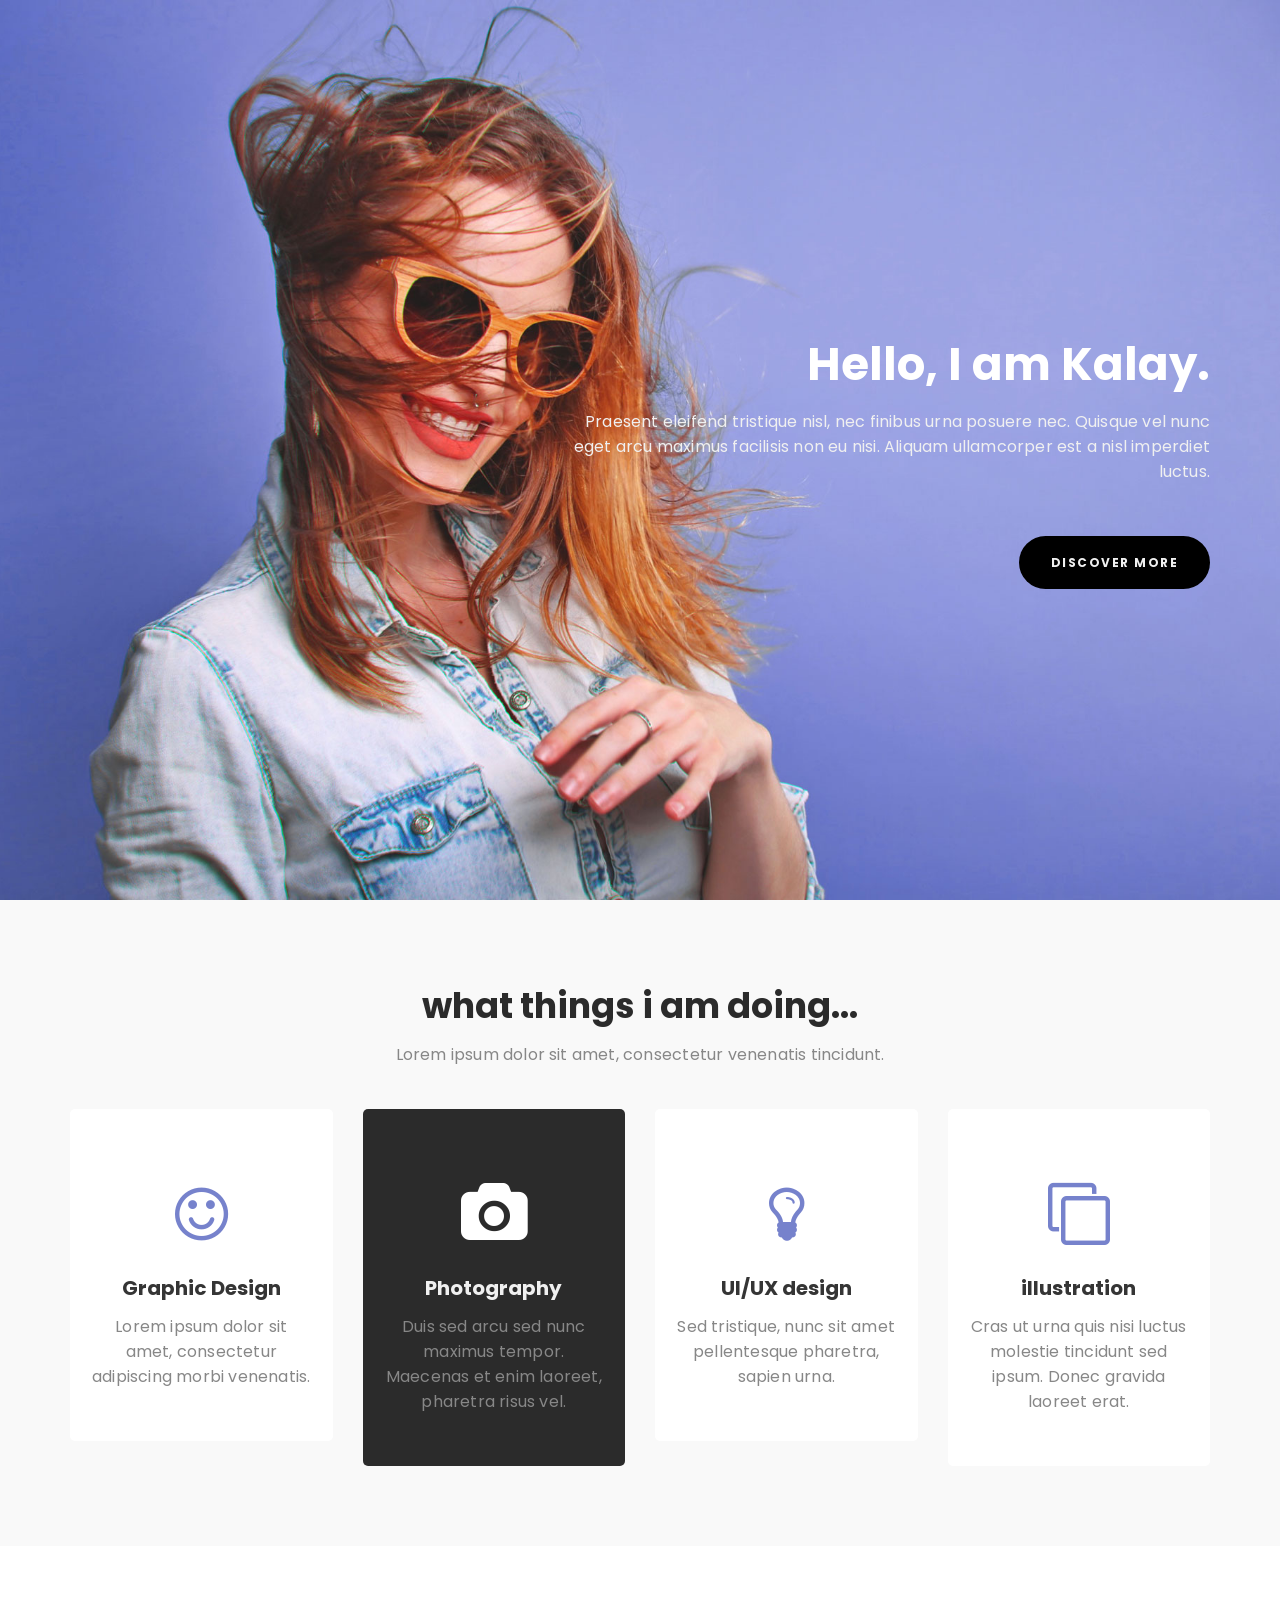
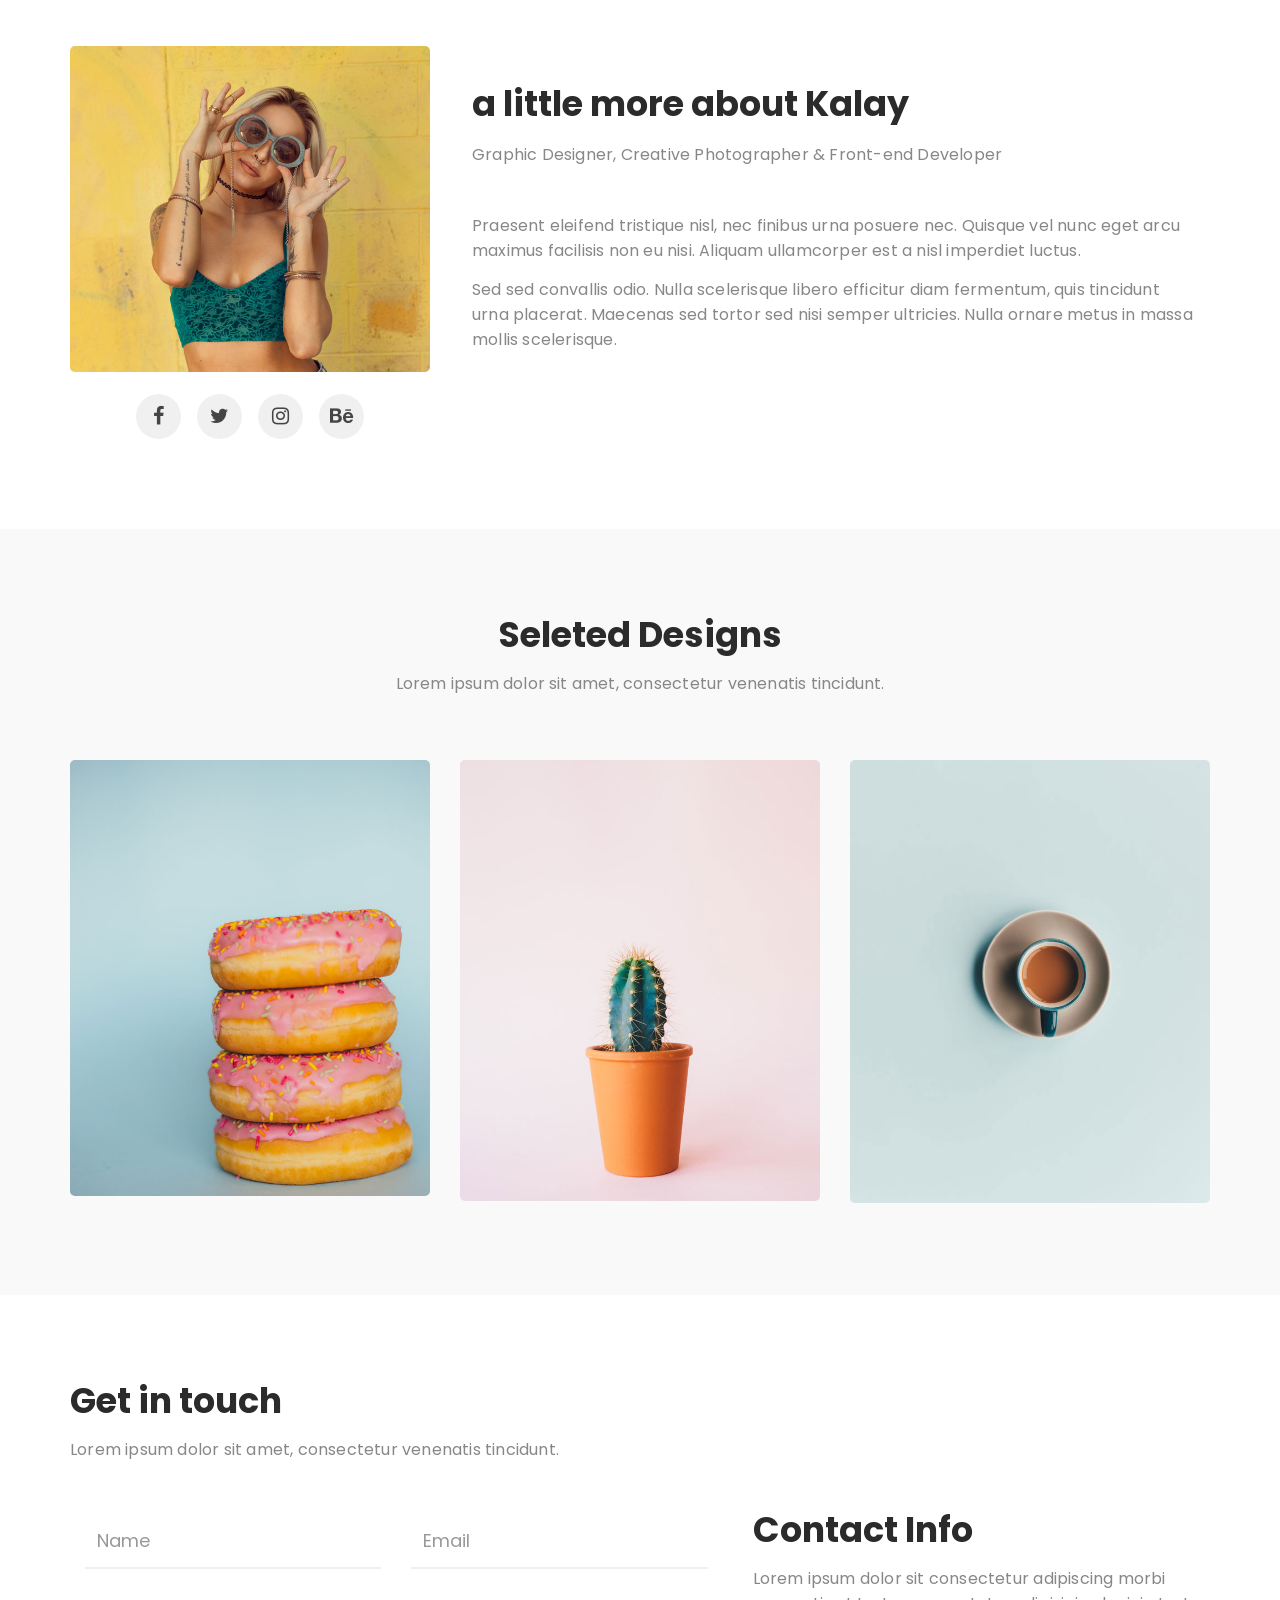
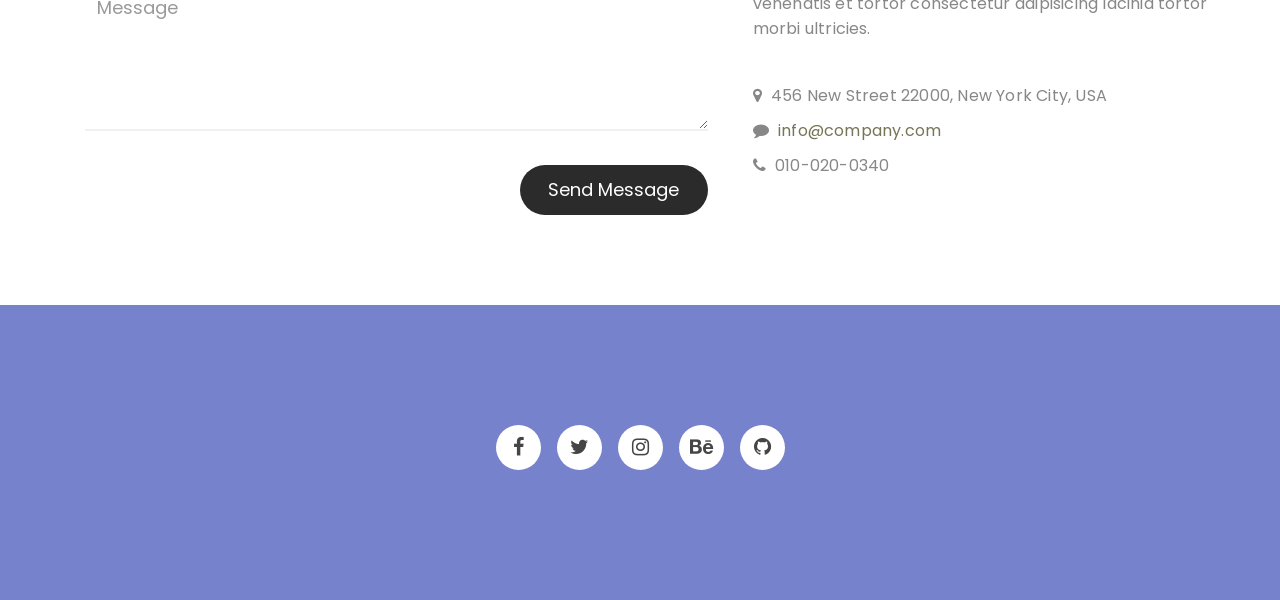
<file: 2087_kalay/index.html>
<!DOCTYPE html>
<html lang="en">
<head>

<meta charset="UTF-8">
<meta http-equiv="X-UA-Compatible" content="IE=Edge">
<meta name="description" content="">
<meta name="keywords" content="">
<meta name="author" content="">
<meta name="viewport" content="width=device-width, initial-scale=1, maximum-scale=1">

<title>Kalay - Portfolio HTML Template</title>
<!--

Template 2087 Kalay

http://www.tooplate.com/view/2087-kalay

-->
<link rel="stylesheet" href="css/bootstrap.min.css">
<link rel="stylesheet" href="css/animate.css">
<link rel="stylesheet" href="css/magnific-popup.css">
<link rel="stylesheet" href="css/font-awesome.min.css">

<!-- MAIN CSS -->
<link rel="stylesheet" href="css/tooplate-style.css">

</head>
<body>

<!-- PRE LOADER -->
<div class="preloader">
     <div class="spinner">
          <span class="spinner-rotate"></span>
     </div>
</div>


<!-- HOME SECTION -->
<section id="home" class="parallax-section">
     <div class="container">
          <div class="row">

               <div class="col-md-offset-5 col-md-7 col-sm-12">
                    <div class="home-thumb">
                         <h1 class="wow fadeInUp" data-wow-delay="0.4s">Hello, I am Kalay.</h1>
                         <p class="wow fadeInUp white-color" data-wow-delay="0.6s">Praesent eleifend tristique nisl, nec finibus urna posuere nec. Quisque vel nunc eget arcu maximus facilisis non eu nisi. Aliquam ullamcorper est a nisl imperdiet luctus.</p>
                         <a href="#service" class="wow fadeInUp smoothScroll btn btn-default section-btn" data-wow-delay="1s">discover more</a>
                    </div>
               </div>

          </div>
     </div>
</section>


<!-- SERVICE SECTION -->
<section id="service" class="parallax-section">
     <div class="container">
          <div class="row">

               <div class="wow fadeInUp section-title" data-wow-delay="0.2s">
                    <!-- SECTION TITLE -->
                    <h2>what things i am doing...</h2>
                    <p>Lorem ipsum dolor sit amet, consectetur venenatis tincidunt.</p>
               </div>

               <div class="col-md-3 col-sm-6 wow fadeInUp" data-wow-delay="0.4s">
                    <div class="service-thumb">
                         <i class="fa fa-smile-o"></i>
                         <h4>Graphic Design</h4>
                         <p>Lorem ipsum dolor sit amet, consectetur adipiscing morbi venenatis.</p>
                    </div>
               </div>

               <div class="col-md-3 col-sm-6 wow fadeInUp" data-wow-delay="0.4s">
                    <div class="service-thumb bg-grey">
                         <i class="fa fa-camera"></i>
                         <h4 class="white-color">Photography</h4>
                         <p>Duis sed arcu sed nunc maximus tempor. Maecenas et enim laoreet, pharetra risus vel.</p>
                    </div>
               </div>

               <div class="col-md-3 col-sm-6 wow fadeInUp" data-wow-delay="0.6s">
                    <div class="service-thumb">
                         <i class="fa fa-lightbulb-o"></i>
                         <h4>UI/UX design</h4>
                         <p>Sed tristique, nunc sit amet pellentesque pharetra, sapien urna.</p>
                    </div>
               </div>

               <div class="col-md-3 col-sm-6 wow fadeInUp" data-wow-delay="0.8s">
                    <div class="service-thumb">
                         <i class="fa fa-clone"></i>
                         <h4>illustration</h4>
                         <p>Cras ut urna quis nisi luctus molestie tincidunt sed ipsum. Donec gravida laoreet erat.</p>
                    </div>
               </div>
               
          </div>
     </div>
</section>


<!-- ABOUT SECTION -->
<section id="about" class="parallax-section">
     <div class="container">
          <div class="row">
               
               <div class="col-md-4 col-sm-8">
                    <div class="about-image-thumb">
                         <img src="images/profile-image.jpg" class="wow fadeInUp img-responsive" data-wow-delay="0.2s" alt="about image">
                         <ul class="social-icon">
                              <li><a href="#" class="fa fa-facebook"></a></li>
                              <li><a href="#" class="fa fa-twitter"></a></li>
                              <li><a href="#" class="fa fa-instagram"></a></li>
                              <li><a href="#" class="fa fa-behance"></a></li>
                         </ul>
                    </div>
               </div>

               <div class="col-md-8 col-sm-12">
                    <div class="about-thumb">
                         <!-- SECTION TITLE -->
                         <div class="wow fadeInUp section-title" data-wow-delay="0.6s">
                              <h2>a little more about Kalay</h2>
                              <p>Graphic Designer, Creative Photographer & Front-end Developer</p>
                         </div>
                         <div class="wow fadeInUp" data-wow-delay="0.8s">
                              <p>Praesent eleifend tristique nisl, nec finibus urna posuere nec. Quisque vel nunc eget arcu maximus facilisis non eu nisi. Aliquam ullamcorper est a nisl imperdiet luctus.</p>
                              <p>Sed sed convallis odio. Nulla scelerisque libero efficitur diam fermentum, quis tincidunt urna placerat. Maecenas sed tortor sed nisi semper ultricies. Nulla ornare metus in massa mollis scelerisque.</p>
                         </div>
                    </div>
               </div>

          </div>
     </div>
</section>


<!-- WORK SECTION -->
<section id="work" class="parallax-section">
     <div class="container">
          <div class="row">

               <div class="col-md-12 col-sm-12">
                    <!-- SECTION TITLE -->
                    <div class="wow fadeInUp section-title" data-wow-delay="0.2s">
                         <h2>Seleted Designs</h2>
                         <p>Lorem ipsum dolor sit amet, consectetur venenatis tincidunt.</p>
                    </div>
               </div>

               <div class="wow fadeInUp col-md-4 col-sm-6" data-wow-delay="0.4s">
                    <!-- WORK THUMB -->
                    <div class="work-thumb">
                         <a href="images/work-image1.jpg" class="image-popup">
                              <div class="work-thumb-overlay">
                                   <h4 class="white-color">First Title</h4>
                                   <h2>Graphic Design</h2>
                              </div>
                              <img src="images/work-image1.jpg" class="img-responsive" alt="Work 1">
                         </a>
                    </div>
               </div>

               <div class="wow fadeInUp col-md-4 col-sm-6" data-wow-delay="0.4s">
                    <!-- WORK THUMB -->
                    <div class="work-thumb">
                         <a href="images/work-image2.jpg" class="image-popup">
                              <div class="work-thumb-overlay">
                                   <h4 class="white-color">Title Two</h4>
                                   <h2>Photography</h2>
                              </div>
                              <img src="images/work-image2.jpg" class="img-responsive" alt="Work 2">
                         </a>
                    </div>
               </div>

               <div class="wow fadeInUp col-md-4 col-sm-6" data-wow-delay="0.4s">
                    <!-- WORK THUMB -->
                    <div class="work-thumb">
                         <a href="images/work-image3.jpg" class="image-popup">
                              <div class="work-thumb-overlay">
                                   <h4 class="white-color">Third Title</h4>
                                   <h2>illustration</h2>
                              </div>
                              <img src="images/work-image3.jpg" class="img-responsive" alt="Work 3">
                         </a>
                    </div>
               </div>

          </div>
     </div>
</section>


<!-- CONTACT SECTION -->
<section id="contact" class="parallax-section">
     <div class="container">
          <div class="row">

               <div class="col-md-12 col-sm-12">
                    <!-- SECTION TITLE -->
                    <div class="wow fadeInUp section-title" data-wow-delay="0.2s">
                         <h2>Get in touch</h2>
                         <p>Lorem ipsum dolor sit amet, consectetur venenatis tincidunt.</p>
                    </div>
               </div>

               <div class="col-md-7 col-sm-10">
                    <!-- CONTACT FORM HERE -->
                    <div class="wow fadeInUp" data-wow-delay="0.4s">
                        <form id="contact-form" action="#" method="get">
                              <div class="col-md-6 col-sm-6">
                                   <input type="text" class="form-control" name="name" placeholder="Name" required="">
                              </div>
                              <div class="col-md-6 col-sm-6">
                                   <input type="email" class="form-control" name="email" placeholder="Email" required="">
                              </div>
                              <div class="col-md-12 col-sm-12">
                                   <textarea class="form-control" rows="5" name="message" placeholder="Message" required=""></textarea>
                              </div>
                              <div class="col-md-offset-8 col-md-4 col-sm-offset-6 col-sm-6">
                                   <button id="submit" type="submit" class="form-control" name="submit">Send Message</button>
                              </div>
                        </form>
                    </div>
               </div>

               <div class="col-md-5 col-sm-8">
                    <!-- CONTACT INFO -->
                    <div class="wow fadeInUp contact-info" data-wow-delay="0.4s">
                         <div class="section-title">
                              <h2>Contact Info</h2>
                              <p>Lorem ipsum dolor sit consectetur adipiscing morbi venenatis et tortor consectetur adipisicing lacinia tortor morbi ultricies.</p>
                         </div>
                         
                         <p><i class="fa fa-map-marker"></i> 456 New Street 22000, New York City, USA</p>
                         <p><i class="fa fa-comment"></i> <a href="mailto:info@company.com">info@company.com</a></p>
                         <p><i class="fa fa-phone"></i> 010-020-0340</p>
                    </div>
               </div>

          </div>
     </div>
</section>


<!-- FOOTER SECTION -->
<footer>
    <div class="container">
        <div class="row">

               <div class="wow fadeInUp col-md-12 col-sm-12" data-wow-delay="0.8s">
                    <!-- <p class="white-color">Copyright &copy; 2017 Your Company 
                    | Design: Tooplate</p> -->
                    <div class="wow fadeInUp" data-wow-delay="1s">
                         <ul class="social-icon">
                              <li><a href="#" class="fa fa-facebook"></a></li>
                              <li><a href="#" class="fa fa-twitter"></a></li>
                              <li><a href="#" class="fa fa-instagram"></a></li>
                              <li><a href="#" class="fa fa-behance"></a></li>
                              <li><a href="#" class="fa fa-github"></a></li>
                         </ul>
                    </div>
          </div>
     </div>
</footer>

<!-- SCRIPTS -->
<script src="js/jquery.js"></script>
<script src="js/bootstrap.min.js"></script>
<script src="js/jquery.parallax.js"></script>
<script src="js/smoothscroll.js"></script>
<script src="js/jquery.magnific-popup.min.js"></script>
<script src="js/magnific-popup-options.js"></script>
<script src="js/wow.min.js"></script>
<script src="js/custom.js"></script>

</body>
</html>
</file>
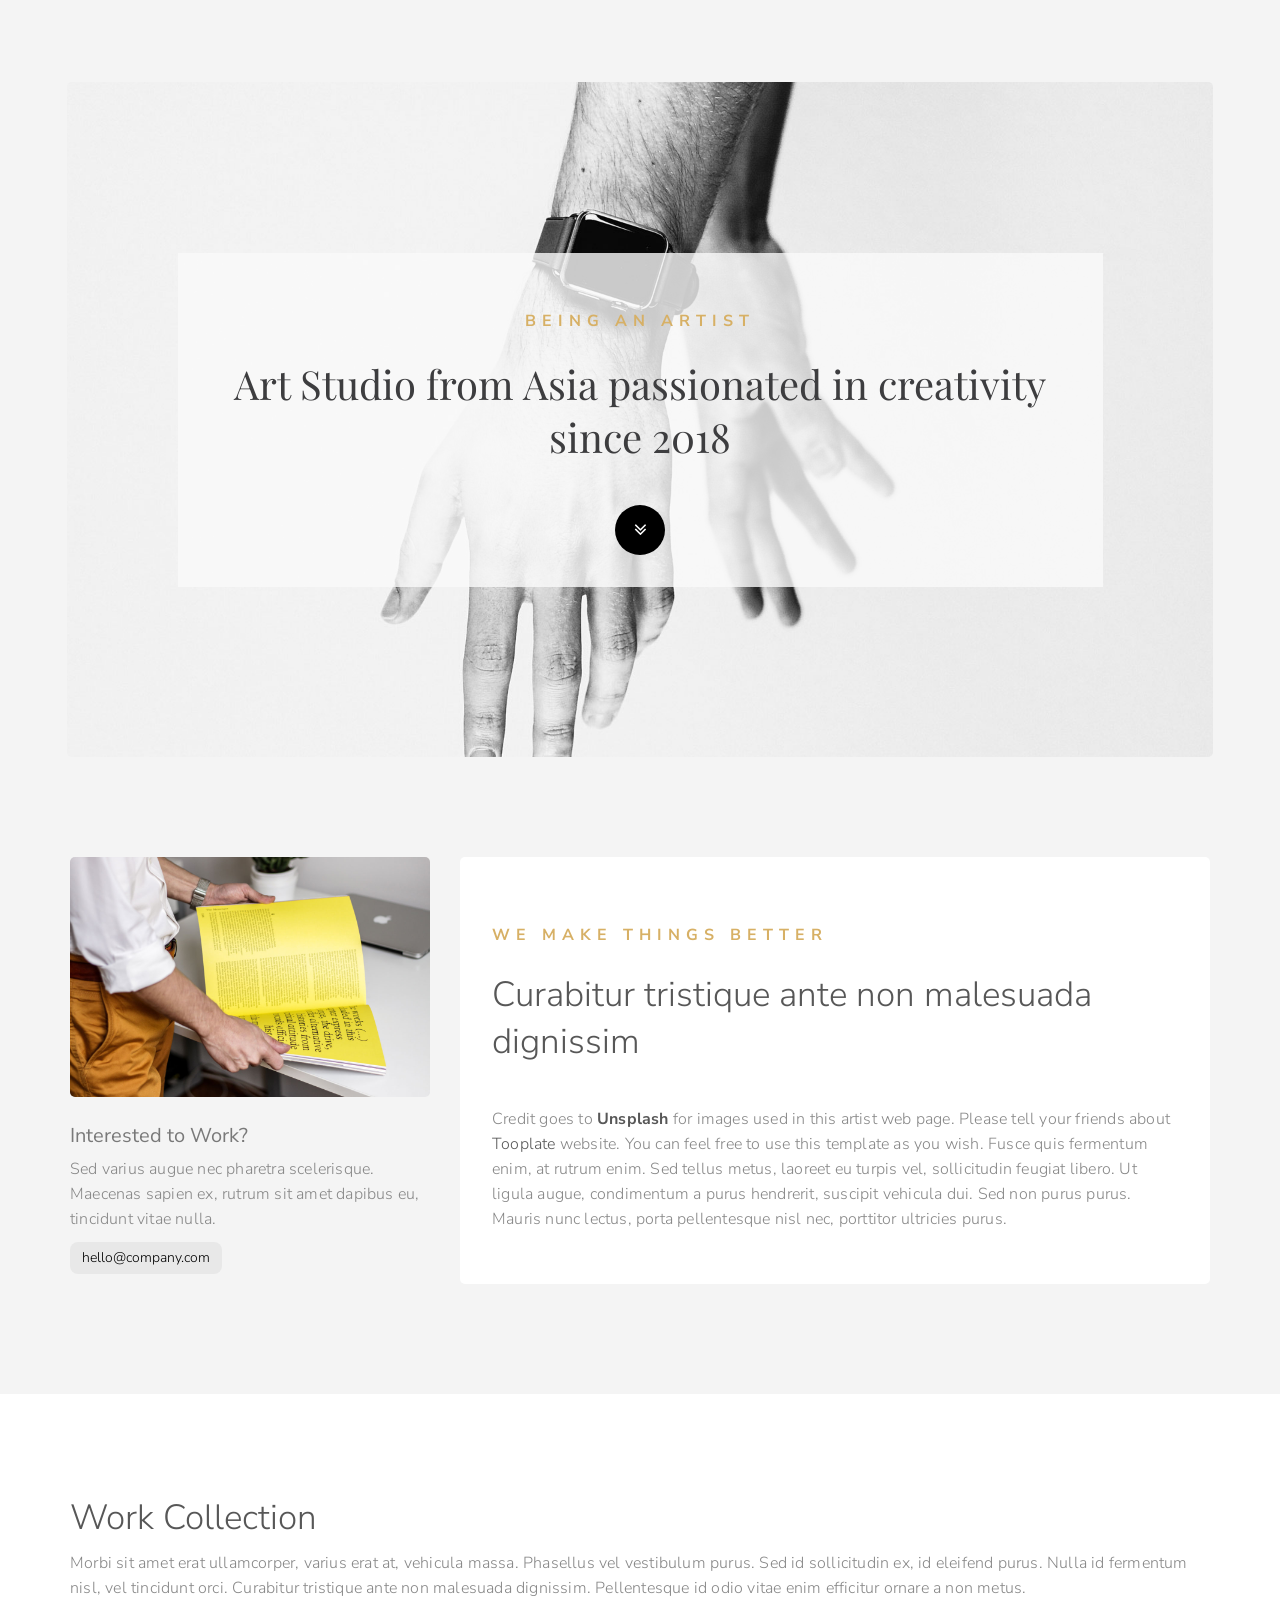
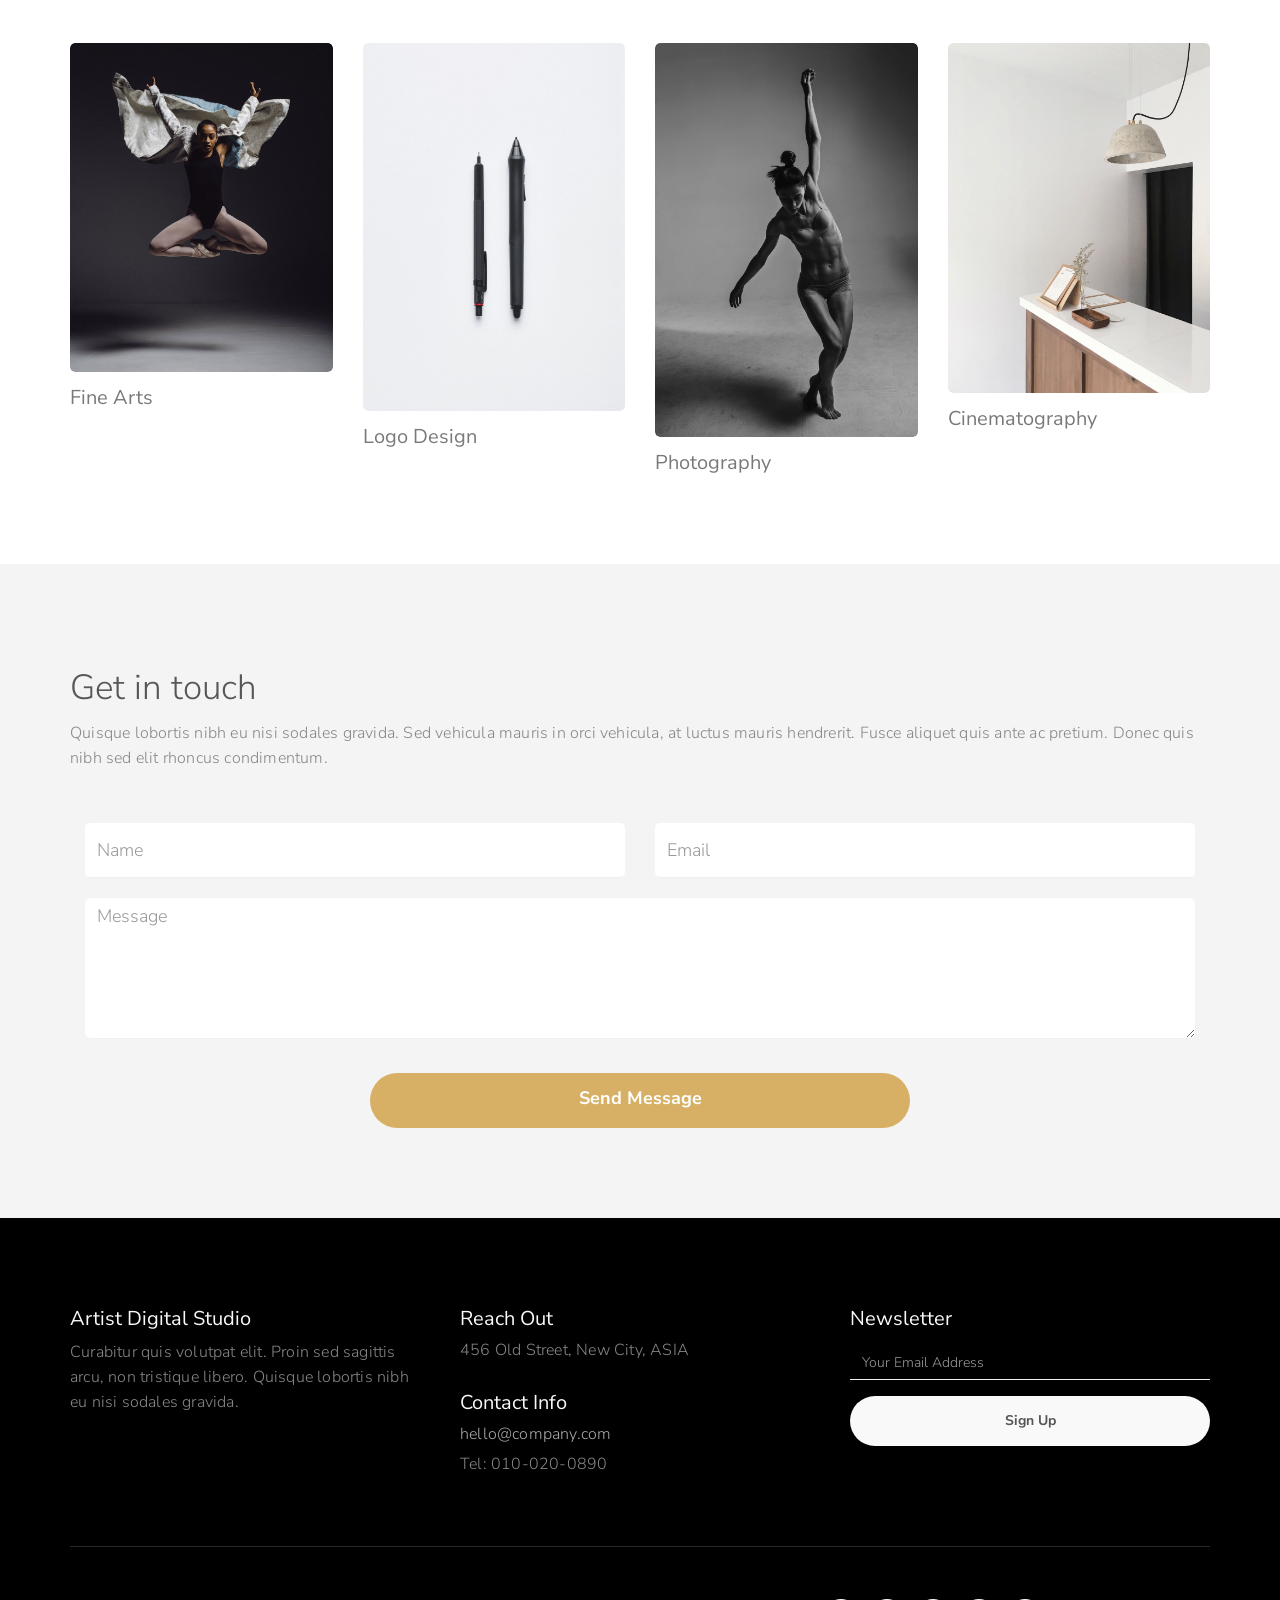
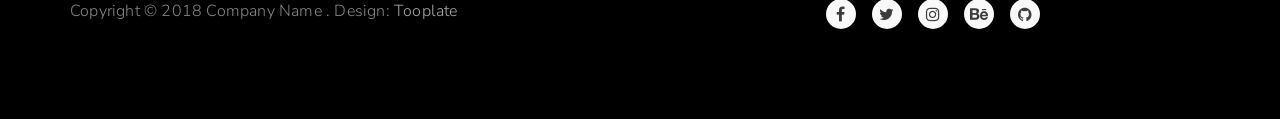
<file: 2100_artist/index.html>
<!DOCTYPE html>
<html lang="en">
<head>

<meta charset="UTF-8">

<title>Artist - Minimal HTML Portfolio</title>

<!--

Template 2100 Artist

http://www.tooplate.com/view/2100-artist

-->

<meta http-equiv="X-UA-Compatible" content="IE=Edge">
<meta name="description" content="">
<meta name="keywords" content="">
<meta name="author" content="Tooplate">
<meta name="viewport" content="width=device-width, initial-scale=1, maximum-scale=1">

<link rel="stylesheet" href="css/bootstrap.min.css">
<link rel="stylesheet" href="css/animate.css">
<link rel="stylesheet" href="css/magnific-popup.css">
<link rel="stylesheet" href="css/font-awesome.min.css">

<!-- Main css -->
<link rel="stylesheet" href="css/tooplate-style.css">

</head>
<body data-spy="scroll" data-target=".navbar-collapse" data-offset="50">

<!-- PRE LOADER -->
<div class="preloader">
     <div class="spinner">
          <span class="spinner-rotate"></span>
     </div>
</div>


<!-- HOME SECTION -->
<div class="container">
     <div class="row">
          <section id="home" class="parallax-section">

               <div class="col-md-offset-1 col-md-10 col-sm-12">
                    <div class="home-wrapper">
                         <h3 class="wow fadeInUp" data-wow-delay="0.4s">Being an artist</h3>
                         <h1 class="wow fadeInUp" data-wow-delay="0.6s">Art Studio from Asia passionated in creativity since 2018</h1>
                         <a href="#about" class="wow fadeInUp smoothScroll arrow-btn" data-wow-delay="1s"><i class="fa fa-angle-double-down"></i></a>
                    </div>
               </div>

          </section>
     </div>
</div>


<!-- ABOUT SECTION -->
<section id="about" class="parallax-section">
     <div class="container">
          <div class="row">

               <div class="col-md-4 col-sm-8">
                    <img src="images/about-image.jpg" class="wow fadeInUp img-responsive" data-wow-delay="0.2s" alt="about image">
                    <div class="wow fadeInUp" data-wow-delay="0.4s">
                         <h4>Interested to Work?</h4>
                         <p>Sed varius augue nec pharetra scelerisque. Maecenas sapien ex, rutrum sit amet dapibus eu, tincidunt vitae nulla.</p>
                         <a href="#">hello@company.com</a>
                    </div>
               </div>

               <div class="col-md-8 col-sm-12">
                    <div class="about-thumb">
                         <div class="wow fadeInUp section-title" data-wow-delay="0.6s">
                              <h3>we make things better</h3>
                              <h2>Curabitur tristique ante non malesuada dignissim</h2>
                         </div>
                         <div class="wow fadeInUp" data-wow-delay="0.8s">
                              <p>Credit goes to <a href="#"><b>Unsplash</b></a> for images used in this artist web page. Please tell your friends about <a rel="nofollow" href="http://tooplate.com" target="_parent">Tooplate</a> website. You can feel free to use this template as you wish. Fusce quis fermentum enim, at rutrum enim. Sed tellus metus, laoreet eu turpis vel, sollicitudin feugiat libero. Ut ligula augue, condimentum a purus hendrerit, suscipit vehicula dui. Sed non purus purus. Mauris nunc lectus, porta pellentesque nisl nec, porttitor ultricies purus.</p>
                         </div>
                    </div>
               </div>

          </div>
     </div>
</section>


<!-- WORK SECTION -->
<section id="work" class="parallax-section">
     <div class="container">
          <div class="row">

               <div class="col-md-12 col-sm-12">
                    <!-- SECTION TITLE -->
                    <div class="wow fadeInUp section-title" data-wow-delay="0.2s">
                         <h2>Work Collection</h2>
                         <p>Morbi sit amet erat ullamcorper, varius erat at, vehicula massa. Phasellus vel vestibulum purus. Sed id sollicitudin ex, id eleifend purus. Nulla id fermentum nisl, vel tincidunt orci. Curabitur tristique ante non malesuada dignissim. Pellentesque id odio vitae enim efficitur ornare a non metus.</p>
                    </div>
               </div>

               <div class="wow fadeInUp col-md-3 col-sm-6" data-wow-delay="0.4s">
                    <!-- WORK THUMB -->
                    <div class="work-thumb">
                         <a href="images/work-1.jpg" class="image-popup">
                              <img src="images/work-1.jpg" class="img-responsive" alt="Fine Arts">
                         </a>
                    </div>
                    <h4>Fine Arts</h4>
               </div>

               <div class="wow fadeInUp col-md-3 col-sm-6" data-wow-delay="0.6s">
                    <!-- WORK THUMB -->
                    <div class="work-thumb">
                         <a href="images/work-2.jpg" class="image-popup">
                              <img src="images/work-2.jpg" class="img-responsive" alt="Logo Design">
                         </a>
                    </div>
                    <h4>Logo Design</h4>
               </div>

               <div class="wow fadeInUp col-md-3 col-sm-6" data-wow-delay="0.8s">
                    <!-- WORK THUMB -->
                    <div class="work-thumb">
                         <a href="images/work-3.jpg" class="image-popup">
                              <img src="images/work-3.jpg" class="img-responsive" alt="Photography">
                         </a>
                    </div>
                    <h4>Photography</h4>
               </div>

               <div class="wow fadeInUp col-md-3 col-sm-6" data-wow-delay="0.8s">
                    <!-- WORK THUMB -->
                    <div class="work-thumb">
                         <a href="images/work-4.jpg" class="image-popup">
                              <img src="images/work-4.jpg" class="img-responsive" alt="Cinematography">
                         </a>
                    </div>
                    <h4>Cinematography</h4>
               </div>

          </div>
     </div>
</section>


<!-- CONTACT SECTION -->
<section id="contact" class="parallax-section">
     <div class="container">
          <div class="row">

               <div class="col-md-12 col-sm-12">
                    <!-- SECTION TITLE -->
                    <div class="wow fadeInUp section-title" data-wow-delay="0.2s">
                         <h2>Get in touch</h2>
                         <p>Quisque lobortis nibh eu nisi sodales gravida. Sed vehicula mauris in orci vehicula, at luctus mauris hendrerit. Fusce aliquet quis ante ac pretium. Donec quis nibh sed elit rhoncus condimentum.</p>
                    </div>
               </div>

               <div class="col-md-12 col-sm-12">
                     <!-- CONTACT FORM HERE -->
                    <div class="wow fadeInUp" data-wow-delay="0.6s">
                        <form action="#" method="post" id="contact-form">
                              <div class="col-md-6 col-sm-6">
                                   <input type="text" class="form-control" name="name" placeholder="Name">
                              </div>
                              <div class="col-md-6 col-sm-6">
                                   <input type="email" class="form-control" name="email" placeholder="Email">
                              </div>
                              <div class="col-md-12 col-sm-12">
                                   <textarea class="form-control" rows="5" name="message" placeholder="Message"></textarea>
                              </div>
                              <div class="col-md-offset-3 col-md-6 col-sm-offset-3 col-sm-6">
                                   <button id="submit" type="submit" class="form-control" value="send-mail" name="submit">Send Message</button>
                              </div>
                        </form>
                    </div>
               </div>

          </div>
     </div>
</section>


<!-- FOOTER SECTION -->
<footer id="footer" class="parallax-section">
    <div class="container">
        <div class="row">

               <div class="wow fadeInUp col-md-4 col-sm-4" data-wow-delay="0.2s">
                    <h4>Artist Digital Studio</h4>
                    <p>Curabitur quis volutpat elit. Proin sed sagittis arcu, non tristique libero. Quisque lobortis nibh eu nisi sodales gravida.</p>
               </div>

               <div class="wow fadeInUp col-md-4 col-sm-4" data-wow-delay="0.4s">
                    <div class="support-cus">
                         <h4>Reach Out</h4>
                         <p>456 Old Street, New City, ASIA</p>
                    </div>
                    <div class="support-cus">
                         <h4>Contact Info</h4>
                         <p><a href="#">hello@company.com</a></p>
                         <p>Tel: 010-020-0890</p>
                    </div>
               </div>

               <div class="wow fadeInUp col-md-4 col-sm-4" data-wow-delay="0.6s">
                    <h4>Newsletter</h4>
                    <form class="newsletter" action="#" method="get">
                         <input name="email" type="email" class="form-control" id="email" placeholder="Your Email Address">
                         <button name="submit" value="sign-up" class='form-control'>Sign Up</button>
                    </form>
               </div>

               <div class="col-md-12 col-sm-12 clearfix">
                    <div class="dash-line"></div>
               </div>

               <div class="wow fadeInUp col-md-6 col-sm-6" data-wow-delay="0.8s">
                    <p class="copyright-text">Copyright © 2018 Company Name 
                    
                    . Design: <a rel="nofollow" href="https://www.tooplate.com" title="HTML Templates">Tooplate</a></p>
               </div>

               <div class="wow fadeInUp col-md-6 col-sm-6" data-wow-delay="1s">
                    <ul class="social-icon">
                         <li><a href="#" class="fa fa-facebook"></a></li>
                         <li><a href="#" class="fa fa-twitter"></a></li>
                         <li><a href="#" class="fa fa-instagram"></a></li>
                         <li><a href="#" class="fa fa-behance"></a></li>
                         <li><a href="#" class="fa fa-github"></a></li>
                    </ul>
               </div>

          </div>
     </div>
</footer>

<!-- SCRIPTS -->
<script src="js/jquery.js"></script>
<script src="js/bootstrap.min.js"></script>
<script src="js/jquery.parallax.js"></script>
<script src="js/jquery.magnific-popup.min.js"></script>
<script src="js/magnific-popup-options.js"></script>
<script src="js/smoothscroll.js"></script>
<script src="js/wow.min.js"></script>
<script src="js/custom.js"></script>

</body>
</html>
</file>
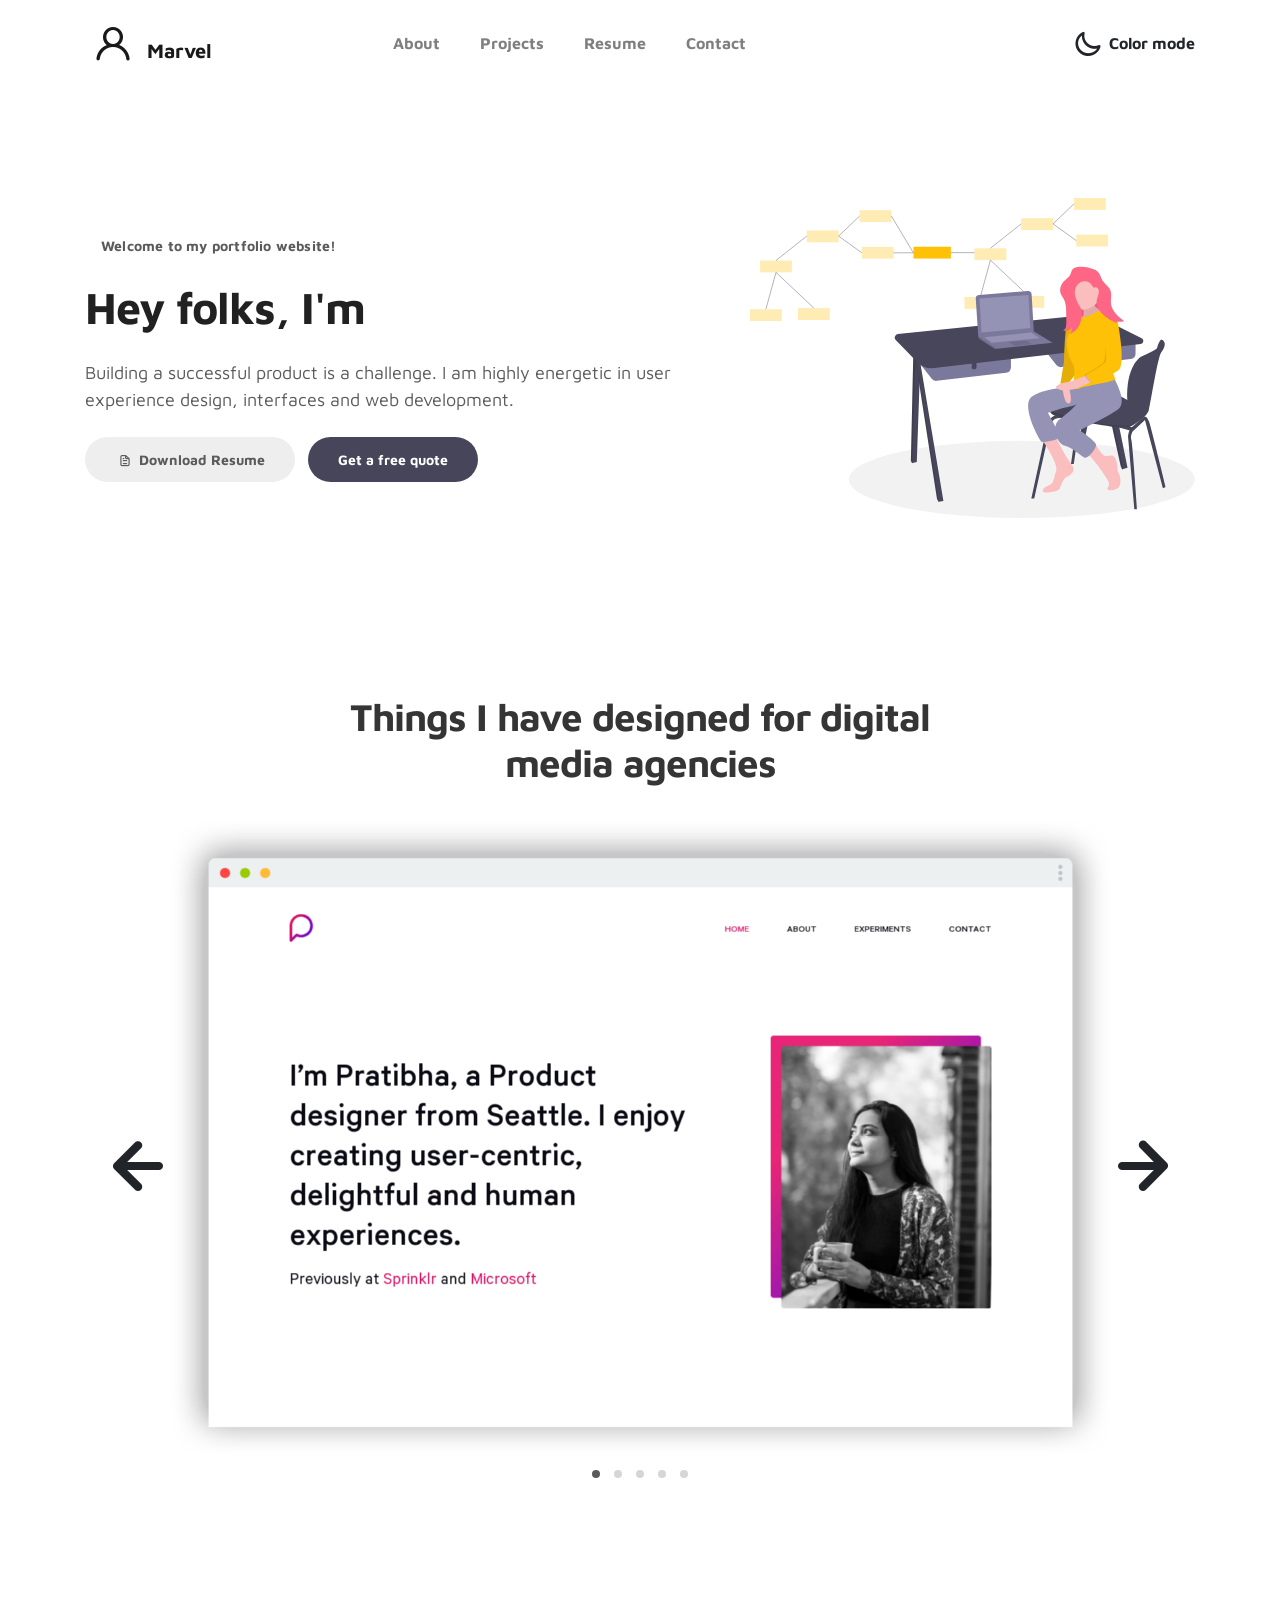
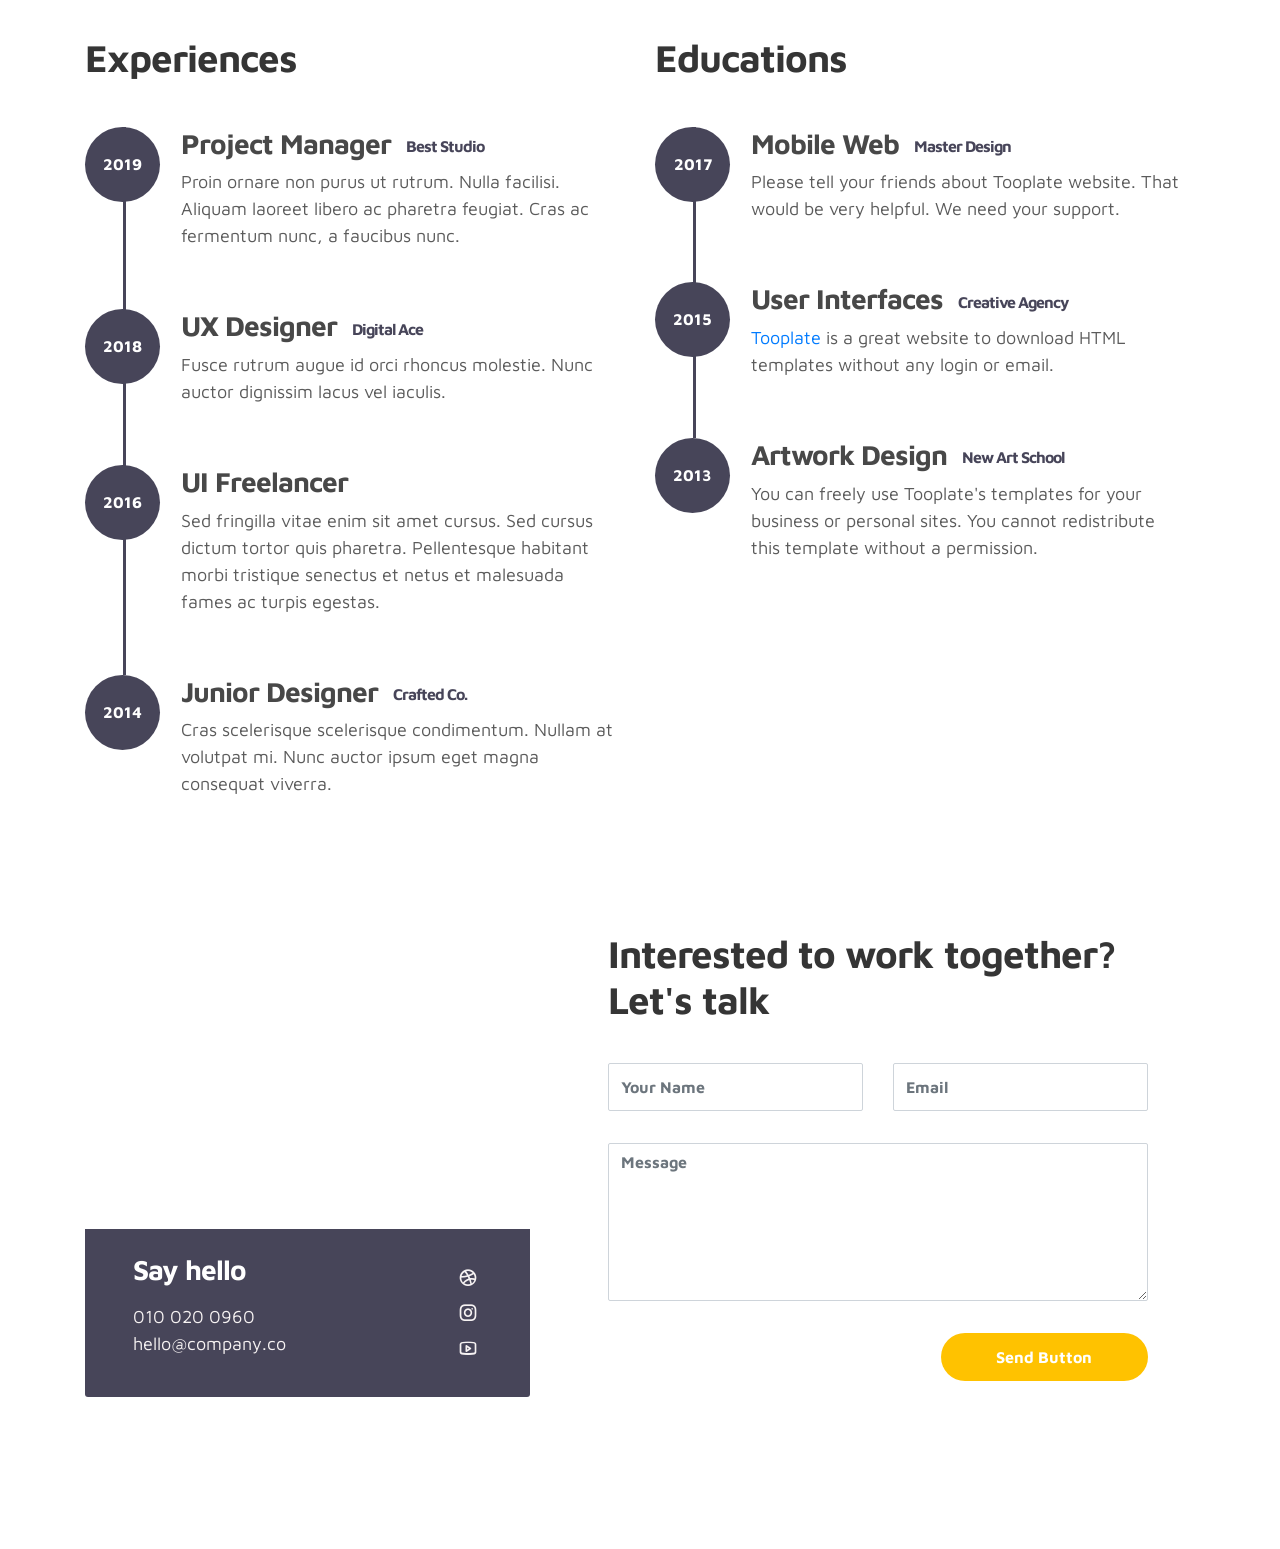
<file: 2115_marvel/index.html>
<!doctype html>
<html lang="en">
  <head>
    <meta charset="utf-8">
    <meta name="viewport" content="width=device-width, initial-scale=1, shrink-to-fit=no">
    <meta name="description" content="">
    <meta name="author" content="">

    <title>Marvel HTML Bootstrap 4 Template</title>

    <link rel="stylesheet" href="css/bootstrap.min.css">
    <link rel="stylesheet" href="css/unicons.css">
    <link rel="stylesheet" href="css/owl.carousel.min.css">
    <link rel="stylesheet" href="css/owl.theme.default.min.css">

    <!-- MAIN STYLE -->
    <link rel="stylesheet" href="css/tooplate-style.css">
    
<!--

Tooplate 2115 Marvel

https://www.tooplate.com/view/2115-marvel

-->
  </head>
  <body>

    <!-- MENU -->
    <nav class="navbar navbar-expand-sm navbar-light">
        <div class="container">
            <a class="navbar-brand" href="index.html"><i class='uil uil-user'></i> Marvel</a>

            <button class="navbar-toggler" type="button" data-toggle="collapse" data-target="#navbarNav" aria-controls="navbarNav" aria-expanded="false"
                aria-label="Toggle navigation">
                <span class="navbar-toggler-icon"></span>
                <span class="navbar-toggler-icon"></span>
                <span class="navbar-toggler-icon"></span>
            </button>

            <div class="collapse navbar-collapse" id="navbarNav">
                <ul class="navbar-nav mx-auto">
                    <li class="nav-item">
                        <a href="#about" class="nav-link"><span data-hover="About">About</span></a>
                    </li>
                    <li class="nav-item">
                        <a href="#project" class="nav-link"><span data-hover="Projects">Projects</span></a>
                    </li>
                    <li class="nav-item">
                        <a href="#resume" class="nav-link"><span data-hover="Resume">Resume</span></a>
                    </li>
                    <li class="nav-item">
                        <a href="#contact" class="nav-link"><span data-hover="Contact">Contact</span></a>
                    </li>
                </ul>

                <ul class="navbar-nav ml-lg-auto">
                    <div class="ml-lg-4">
                      <div class="color-mode d-lg-flex justify-content-center align-items-center">
                        <i class="color-mode-icon"></i>
                        Color mode
                      </div>
                    </div>
                </ul>
            </div>
        </div>
    </nav>

    <!-- ABOUT -->
    <section class="about full-screen d-lg-flex justify-content-center align-items-center" id="about">
        <div class="container">
            <div class="row">
                
                <div class="col-lg-7 col-md-12 col-12 d-flex align-items-center">
                    <div class="about-text">
                        <small class="small-text">Welcome to <span class="mobile-block">my portfolio website!</span></small>
                        <h1 class="animated animated-text">
                            <span class="mr-2">Hey folks, I'm</span>
                                <div class="animated-info">
                                    <span class="animated-item">Marvel Sann</span>
                                    <span class="animated-item">Web Designer</span>
                                    <span class="animated-item">UI Specialist</span>
                                </div>
                        </h1>

                        <p>Building a successful product is a challenge. I am highly energetic in user experience design, interfaces and web development.</p>
                        
                        <div class="custom-btn-group mt-4">
                          <a href="#" class="btn mr-lg-2 custom-btn"><i class='uil uil-file-alt'></i> Download Resume</a>
                          <a href="#contact" class="btn custom-btn custom-btn-bg custom-btn-link">Get a free quote</a>
                        </div>
                    </div>
                </div>

                <div class="col-lg-5 col-md-12 col-12">
                    <div class="about-image svg">
                        <img src="images/undraw/undraw_software_engineer_lvl5.svg" class="img-fluid" alt="svg image">
                    </div>
                </div>

            </div>
        </div>
    </section>

    <!-- PROJECTS -->
    <section class="project py-5" id="project">
        <div class="container">
                
                <div class="row">
                  <div class="col-lg-11 text-center mx-auto col-12">

                      <div class="col-lg-8 mx-auto">
                        <h2>Things I have designed for digital media agencies</h2>
                      </div>

                      <div class="owl-carousel owl-theme">
                        <div class="item">
                          <div class="project-info">
                            <img src="images/project/project-image01.png" class="img-fluid" alt="project image">
                          </div>
                        </div>

                        <div class="item">
                          <div class="project-info">
                            <img src="images/project/project-image02.png" class="img-fluid" alt="project image">
                          </div>
                        </div>

                        <div class="item">
                          <div class="project-info">
                            <img src="images/project/project-image03.png" class="img-fluid" alt="project image">
                          </div>
                        </div>

                        <div class="item">
                          <div class="project-info">
                            <img src="images/project/project-image04.png" class="img-fluid" alt="project image">
                          </div>
                        </div>

                        <div class="item">
                          <div class="project-info">
                            <img src="images/project/project-image05.png" class="img-fluid" alt="project image">
                          </div>
                        </div>
                      </div>

                  </div>
                </div>
        </div>
    </section>

    <!-- FEATURES -->
    <section class="resume py-5 d-lg-flex justify-content-center align-items-center" id="resume">
        <div class="container">
            <div class="row">

                <div class="col-lg-6 col-12">
                  <h2 class="mb-4">Experiences</h2>

                    <div class="timeline">
                        <div class="timeline-wrapper">
                             <div class="timeline-yr">
                                  <span>2019</span>
                             </div>
                             <div class="timeline-info">
                                  <h3><span>Project Manager</span><small>Best Studio</small></h3>
                                  <p>Proin ornare non purus ut rutrum. Nulla facilisi. Aliquam laoreet libero ac pharetra feugiat. Cras ac fermentum nunc, a faucibus nunc.</p>
                             </div>
                        </div>

                        <div class="timeline-wrapper">
                            <div class="timeline-yr">
                                <span>2018</span>
                            </div>
                            <div class="timeline-info">
                                <h3><span>UX Designer</span><small>Digital Ace</small></h3>
                                <p>Fusce rutrum augue id orci rhoncus molestie. Nunc auctor dignissim lacus vel iaculis.</p>
                            </div>
                        </div>

                        <div class="timeline-wrapper">
                            <div class="timeline-yr">
                                <span>2016</span>
                            </div>
                            <div class="timeline-info">
                                <h3><span>UI Freelancer</h3>
                                <p>Sed fringilla vitae enim sit amet cursus. Sed cursus dictum tortor quis pharetra. Pellentesque habitant morbi tristique senectus et netus et malesuada fames ac turpis egestas.</p>
                            </div>
                        </div>
                        
                        <div class="timeline-wrapper">
                            <div class="timeline-yr">
                                <span>2014</span>
                            </div>
                            <div class="timeline-info">
                                <h3><span>Junior Designer<small>Crafted Co.</small></h3>
                                <p>Cras scelerisque scelerisque condimentum. Nullam at volutpat mi. Nunc auctor ipsum eget magna consequat viverra.</p>
                            </div>
                        </div>

                    </div>
                </div>

                <div class="col-lg-6 col-12">
                  <h2 class="mb-4 mobile-mt-2">Educations</h2>

                    <div class="timeline">
                        <div class="timeline-wrapper">
                             <div class="timeline-yr">
                                  <span>2017</span>
                             </div>
                             <div class="timeline-info">
                                  <h3><span>Mobile Web</span><small>Master Design</small></h3>
                                  <p>Please tell your friends about Tooplate website. That would be very helpful. We need your support.</p>
                             </div>
                        </div>

                        <div class="timeline-wrapper">
                            <div class="timeline-yr">
                                <span>2015</span>
                            </div>
                            <div class="timeline-info">
                                <h3><span>User Interfaces</span><small>Creative Agency</small></h3>
                                <p><a rel="nofollow" href="https://www.facebook.com/tooplate">Tooplate</a> is a great website to download HTML templates without any login or email.</p>
                            </div>
                        </div>
                        
                        <div class="timeline-wrapper">
                            <div class="timeline-yr">
                                <span>2013</span>
                            </div>
                            <div class="timeline-info">
                                <h3><span>Artwork Design</span><small>New Art School</small></h3>
                                <p>You can freely use Tooplate's templates for your business or personal sites. You cannot redistribute this template without a permission.</p>
                            </div>
                        </div>

                    </div>
                </div>
                
            </div>
        </div>
    </section>

    <!-- CONTACT -->
    <section class="contact py-5" id="contact">
      <div class="container">
        <div class="row">
          
          <div class="col-lg-5 mr-lg-5 col-12">
            <div class="google-map w-100">
              <iframe src="https://www.google.com/maps/embed?pb=!1m18!1m12!1m3!1d12088.558402180099!2d-73.99373482142036!3d40.75895421922642!2m3!1f0!2f0!3f0!3m2!1i1024!2i768!4f13.1!3m3!1m2!1s0x89c25855b8fb3083%3A0xa0f9aef176042a5c!2sTheater+District%2C+New+York%2C+NY%2C+USA!5e0!3m2!1sen!2smm!4v1549875377188" width="400" height="300" frameborder="0" style="border:0" allowfullscreen></iframe>
            </div>

            <div class="contact-info d-flex justify-content-between align-items-center py-4 px-lg-5">
                <div class="contact-info-item">
                  <h3 class="mb-3 text-white">Say hello</h3>
                  <p class="footer-text mb-0">010 020 0960</p>
                  <p><a href="mailto:hello@company.co">hello@company.co</a></p>
                </div>

                <ul class="social-links">
                     <li><a href="#" class="uil uil-dribbble" data-toggle="tooltip" data-placement="left" title="Dribbble"></a></li>
                     <li><a href="#" class="uil uil-instagram" data-toggle="tooltip" data-placement="left" title="Instagram"></a></li>
                     <li><a href="#" class="uil uil-youtube" data-toggle="tooltip" data-placement="left" title="Youtube"></a></li>
                </ul>
            </div>
          </div>

          <div class="col-lg-6 col-12">
            <div class="contact-form">
              <h2 class="mb-4">Interested to work together? Let's talk</h2>

              <form action="" method="get">
                <div class="row">
                  <div class="col-lg-6 col-12">
                    <input type="text" class="form-control" name="name" placeholder="Your Name" id="name">
                  </div>

                  <div class="col-lg-6 col-12">
                    <input type="email" class="form-control" name="email" placeholder="Email" id="email">
                  </div>

                  <div class="col-12">
                    <textarea name="message" rows="6" class="form-control" id="message" placeholder="Message"></textarea>
                  </div>

                  <div class="ml-lg-auto col-lg-5 col-12">
                    <input type="submit" class="form-control submit-btn" value="Send Button">
                  </div>
                </div>
              </form>
            </div>
          </div>

        </div>
      </div>
    </section>

    <!-- FOOTER -->
     <footer class="footer py-5">
          <div class="container">
               <div class="row">

                    <!-- <div class="col-lg-12 col-12">                                
                        <p class="copyright-text text-center">Copyright &copy; 2019 Company Name . All rights reserved</p>
                        <p class="copyright-text text-center">Designed by <a rel="nofollow" href="https://www.facebook.com/tooplate">Tooplate</a></p>
                    </div> -->
                    
               </div>
          </div>
     </footer>

    <script src="js/jquery-3.3.1.min.js"></script>
    <script src="js/popper.min.js"></script>
    <script src="js/bootstrap.min.js"></script>
    <script src="js/Headroom.js"></script>
    <script src="js/jQuery.headroom.js"></script>
    <script src="js/owl.carousel.min.js"></script>
    <script src="js/smoothscroll.js"></script>
    <script src="js/custom.js"></script>

  </body>
</html>
</file>
<file: 2087_kalay/css/tooplate-style.css>
/*

Template 2087 Kalay

http://www.tooplate.com/view/2087-kalay

*/

@import url('https://fonts.googleapis.com/css?family=Poppins:300,400');

body {
    background: #ffffff;
    font-family: 'Poppins', sans-serif;
    font-style: normal;
    font-weight: normal;
    overflow-x: hidden;
}

html, body {
  width: 100%;
  height: 100%;
}



/*---------------------------------------
  Typorgraphy              
-----------------------------------------*/

h1,h2,h3,h4,h5,h6 {
  font-style: normal;
  font-weight: bold;
  letter-spacing: 0px;
}

h1 {
  color: #ffffff;
  font-size: 45px;
  line-height: normal;
}

h2 {
  color: #2b2b2b;
  font-size: 35px;
  line-height: 52px;
  margin-top: 0px;
}

h3 {
  color: #282828;
  font-size: 16px;
  line-height: 32px;
  letter-spacing: 6px;
  text-transform: uppercase;
}

h4 {
  color: #353535;
  font-size: 20px;
}

p {
  color: #878787;
  font-size: 16px;
  font-weight: normal;
  line-height: 25px;
  letter-spacing: 0.2px;
}

.bg-grey {
  background: #2b2b2b !important;
}

.white-color {
  color: #f0f0f0;
}



/*---------------------------------------
  Buttons               
-----------------------------------------*/

.section-btn {
  background: #000000;
  border: none;
  border-radius: 50px;
  color: #f0f0f0;
  font-size: 12px;
  font-weight: bold;
  letter-spacing: 1.5px;
  padding: 18px 32px;
  margin-top: 42px;
  text-transform: uppercase;
  -webkit-transition: all ease-in-out 0.4s;
  transition: all ease-in-out 0.4s;
}

.section-btn:focus,
.section-btn:hover {
  background: #ffffff;
  color: #000000;
}



/*---------------------------------------
  General               
-----------------------------------------*/

html{
  -webkit-font-smoothing: antialiased;
}

a {
  color: #757557;
  -webkit-transition: 0.5s;
  transition: 0.5s;
  text-decoration: none !important;
}

a:hover, a:active, a:focus {
  color: #000000;
  outline: none;
}

* {
  -webkit-box-sizing: border-box;
  box-sizing: border-box;
}

*:before,
*:after {
  -webkit-box-sizing: border-box;
  box-sizing: border-box;
}

.parallax-section {
  background-attachment: fixed !important;
  background-size: cover !important;
}

.section-title {
  margin: 0;
  padding-bottom: 32px;
}

#service, #about, #work,
#contact, footer {
  position: relative;
  padding-top: 80px;
  padding-bottom: 80px;
}

#service, #work {
  background: #f9f9f9;
  text-align: center;
}


/*---------------------------------------
  Pre loader section              
-----------------------------------------*/

.preloader {
  position: fixed;
  top: 0;
  left: 0;
  width: 100%;
  height: 100%;
  z-index: 99999;
  display: flex;
  flex-flow: row nowrap;
  justify-content: center;
  align-items: center;
  background: none repeat scroll 0 0 #ffffff;
}

.spinner {
  border: 1px solid transparent;
  border-radius: 5px;
  position: relative;
}

.spinner:before {
  content: '';
  box-sizing: border-box;
  position: absolute;
  top: 50%;
  left: 50%;
  width: 65px;
  height: 65px;
  margin-top: -10px;
  margin-left: -10px;
  border-radius: 50%;
  border: 2px solid #454545;
  border-top-color: #ffffff;
  animation: spinner .9s linear infinite;
}

@-webkit-@keyframes spinner {
  to {transform: rotate(360deg);}
}

@keyframes spinner {
  to {transform: rotate(360deg);}
}



/*---------------------------------------
  Home section              
-----------------------------------------*/

#home {
  background: url('../images/home-bg.jpg') 50% 0 repeat-y fixed;
  background-size: cover;
  background-position: center center;
  display: -webkit-box;
  display: -webkit-flex;
   display: -ms-flexbox;
  display: flex;
  -webkit-box-align: center;
  -webkit-align-items: center;
  -ms-flex-align: center;
   align-items: center;
  height: 100vh;
  position: relative;
  text-align: right;
}



/*---------------------------------------
  Service section              
-----------------------------------------*/

.service-thumb {
  background: #ffffff;
  border-radius: 5px;
  padding: 42px 22px;
  cursor: crosshair;
  position: relative;
  top: 0;
  -webkit-transition: all ease-in-out 0.4s;
  transition: all ease-in-out 0.4s;
}

.service-thumb:hover {
  background: #2b2b2b;
  top: -5px;
}

.service-thumb:hover .fa,
.service-thumb:hover h4 {
  color: #ffffff;
}

.service-thumb h4 {
  padding-bottom: 5px;
}

.service-thumb .fa {
  color: #7682cc;
  font-size: 62px;
  text-align: center;
  margin-top: 32px;
  margin-bottom: 22px;
}

.bg-grey .fa {
  color: #ffffff;
}



/*---------------------------------------
  About section              
-----------------------------------------*/

#about {
  padding-top: 100px;
}

.about-image-thumb img {
  border-radius: 5px;
  margin-bottom: 22px;
}

.about-image-thumb .social-icon li a {
  background: #f0f0f0;
}

.about-thumb {
  padding: 32px 12px;
}

.about-thumb p {
  padding: 2px 0;
}



/*---------------------------------------
  Work section              
-----------------------------------------*/

.work-thumb {
  margin: 22px 0 12px 0;
  padding: 0;
  overflow: hidden;
  position: relative;
  text-align: left;
}

.work-thumb img {
  border-radius: 5px;
}

.work-thumb h2 {
  font-size: 25px;
}

.work-thumb-overlay {
  position: absolute;
  background: #7682cc;
  border-radius: 5px;
  cursor: crosshair;
  opacity: 0;
  width: 100%;
  height: 100%;
  padding: 82px 42px;
  -webkit-transition: all ease-in-out 0.4s;
  transition: all ease-in-out 0.4s;
}

.work-thumb:hover .work-thumb-overlay {
  opacity: 1;
}



/*---------------------------------------
  Contact section              
-----------------------------------------*/

.contact-info .fa {
  padding-right: 5px;
}

#contact .form-control {
  border: none;
  border-bottom: 2px solid #f0f0f0;
  border-radius: 0px;
  box-shadow: none;
  font-size: 18px;
  margin-top: 10px;
  margin-bottom: 10px;
  -webkit-transition: all ease-in-out 0.4s;
  transition: all ease-in-out 0.4s;
}

#contact .form-control:focus {
  border-bottom-color: #999999;
}

#contact input {
  height: 55px;
}

#contact button#submit {
  background: #2b2b2b;
  border: none;
  border-radius: 50px;
  color: #ffffff;
  height: 50px;
  margin-top: 24px;
}

#contact button#submit:hover {
  background: #7682cc;
  color: #ffffff;
}



/*---------------------------------------
  Footer section              
-----------------------------------------*/

footer {
  background: #7682cc;
  text-align: center;
  padding: 120px 0;
}

footer p {
  padding-bottom: 16px;
}



/*---------------------------------------
  Social icon             
-----------------------------------------*/

.social-icon {
  position: relative;
  padding: 0;
  margin: 0;
  text-align: center;
}

.social-icon li {
  display: inline-block;
  list-style: none;
}

.social-icon li a {
  background: #ffffff;
  border-radius: 100%;
  color: #454545;
  cursor: pointer;
  font-size: 20px;
  text-decoration: none;
  transition: all 0.4s ease-in-out;
  width: 45px;
  height: 45px;
  line-height: 45px;
  text-align: center;
  vertical-align: middle;
  position: relative;
  top: 0;
  margin: 0px 6px 10px 6px;
}

.social-icon li a:hover {
  background: #000000;
  color: #ffffff;
  transform: scale(1.1);
  top: -5px;
}



/*---------------------------------------
  Mobile Responsive styles              
-----------------------------------------*/

@media (max-width: 980px) {
  #home {
    height: 55vh;
  }

  .service-thumb {
    margin-top: 12px;
    margin-bottom: 22px;
  }

  .contact-info {
    margin-top: 22px;
  }
}


@media (max-width: 768px) {
  #home {
    height: 85vh;
  }
}


@media (max-width: 580px) {

  h1 {
    font-size: 29px;
  }

  h2 {
    font-size: 23px;
  }

  #home {
    height: 95vh;
  }

  .contact-info {
    margin-top: 42px;
  }
}


@media (max-width: 320px) {
  #home {
    height: 125vh;
  }
}
</file>
<file: 2100_artist/css/tooplate-style.css>
/*

Template 2100 Artist

http://www.tooplate.com/view/2100-artist

*/

@import url('https://fonts.googleapis.com/css?family=Nunito+Sans:300,400,700|Playfair+Display');

body {
    background: #f4f4f4;
    font-family: 'Nunito Sans', sans-serif;
    font-style: normal;
    font-weight: 300;
    overflow-x: hidden;
}

html, body {
  width: 100%;
  height: 100%;
}



/*---------------------------------------
  Typorgraphy              
-----------------------------------------*/

h1,h2,h3,h4,h5,h6 {
  font-style: normal;
  font-weight: 300;
  letter-spacing: 0px;
}

h1 {
  color: #3d3d3f;
  font-family: 'Playfair Display', serif;
  font-size: 40px;
  line-height: normal;
}

h2 {
  color: #575757;
  font-size: 35px;
  line-height: normal;
}

h3 {
  color: #d7b065;
  font-size: 16px;
  font-weight: bold;
  line-height: 32px;
  letter-spacing: 6px;
  text-transform: uppercase;
}

h4 {
  color: #797979;
  font-size: 20px;
  font-weight: 400;
}

p {
  color: #878787;
  font-size: 16px;
  font-weight: 300;
  line-height: 25px;
  letter-spacing: 0.2px;
}

strong, span {
  color: #878787;
  font-weight: normal;
}



/*---------------------------------------
  Buttons               
-----------------------------------------*/

.arrow-btn i {
  background: #000000;
  border-radius: 50%;
  color: #ffffff;
  font-size: 20px;
  width: 50px;
  height: 50px;
  line-height: 50px;
  text-align: center;
  margin-top: 32px;
  -webkit-transition: 0.5s;
  transition: 0.5s;
}

.arrow-btn i:hover {
  background: #d7b065;
}



/*---------------------------------------
  General               
-----------------------------------------*/

html{
  -webkit-font-smoothing: antialiased;
}

a {
  color: #575757;
  -webkit-transition: 0.5s;
  transition: 0.5s;
  text-decoration: none !important;
}

a:hover, a:active, a:focus {
  color: #000000;
  outline: none;
}

* {
  -webkit-box-sizing: border-box;
  box-sizing: border-box;
}

*:before,
*:after {
  -webkit-box-sizing: border-box;
  box-sizing: border-box;
}

.section-title {
  margin: 0;
  padding-bottom: 32px;
}

.parallax-section {
  background-attachment: fixed !important;
  background-size: cover !important;
}

#about, #work,
#contact, footer {
  position: relative;
  padding-top: 80px;
  padding-bottom: 80px;
}


/*---------------------------------------
  Pre loader section              
-----------------------------------------*/

.preloader {
  position: fixed;
  top: 0;
  left: 0;
  width: 100%;
  height: 100%;
  z-index: 99999;
  display: flex;
  flex-flow: row nowrap;
  justify-content: center;
  align-items: center;
  background: none repeat scroll 0 0 #ffffff;
}

.spinner {
  border: 1px solid transparent;
  border-radius: 5px;
  position: relative;
}

.spinner:before {
  content: '';
  box-sizing: border-box;
  position: absolute;
  top: 50%;
  left: 50%;
  width: 65px;
  height: 65px;
  margin-top: -10px;
  margin-left: -10px;
  border-radius: 50%;
  border: 1px solid #000000;
  border-top-color: #f9f9f9;
  animation: spinner .9s linear infinite;
}

@-webkit-@keyframes spinner {
  to {transform: rotate(360deg);}
}

@keyframes spinner {
  to {transform: rotate(360deg);}
}


/*---------------------------------------
  Home section              
-----------------------------------------*/

#home {
  background: url('../images/home-bg.jpg') 50% 0 repeat-y fixed;
  background-size: cover;
  background-position: center center;
  border-radius: 5px;
  display: -webkit-box;
  display: -webkit-flex;
  display: -ms-flexbox;
  display: flex;
  -webkit-box-align: center;
  -webkit-align-items: center;
  -ms-flex-align: center;
   align-items: center;
  height: 75vh;
  text-align: center;
  position: relative;
  margin: 82px 12px 0 12px;
}

.home-wrapper {
  background: rgba(250,250,250,0.8);
  padding: 32px 12px;
}


/*---------------------------------------
  About section              
-----------------------------------------*/

#about {
  padding-top: 100px;
}

#about .col-md-4 img {
  border-radius: 5px;
  margin-bottom: 28px;
}

#about .col-md-4 a {
  background: #e8e8e8;
  border-radius: 8px;
  color: #000000;
  padding: 6px 12px;
  display: inline-block;
  margin-bottom: 40px;
}

#about .col-md-4 a:hover {
  background: #000000;
  color: #ffffff;
}

#about .about-thumb {
  background: #ffffff;
  border-radius: 5px;
  padding: 42px 32px;
}


/*---------------------------------------
  Work section              
-----------------------------------------*/

#work {
  background: #ffffff;
}

#work .work-thumb {
  border-radius: 5px;
  margin-bottom: 15px;
  padding: 0;
  overflow: hidden;
  position: relative;
  top: 0;
  -webkit-transition: all ease-in-out 0.4s;
  transition: all ease-in-out 0.4s;
}

#work .work-thumb:hover {
  background: #ffffff;
  box-shadow: 0px 16px 22px 0px rgba(90, 91, 95, 0.3);
  top: -5px;
}

#work .work-thumb img {
  border-radius: 5px;
  cursor: crosshair;
}

/*---------------------------------------
  Contact section              
-----------------------------------------*/

#contact .form-control {
  border: none;
  border-bottom: 1px solid #f0f0f0;
  border-radius: 5px;
  box-shadow: none;
  font-size: 18px;
  margin-top: 10px;
  margin-bottom: 10px;
  -webkit-transition: all ease-in-out 0.4s;
  transition: all ease-in-out 0.4s;
}

#contact input {
  height: 55px;
}

#contact button#submit {
  background: #d7b065;
  border: none;
  border-radius: 40px;
  color: #ffffff;
  font-weight: bold;
  height: 55px;
  padding-bottom: 10px;
  margin-top: 24px;
}

#contact button#submit:hover {
  background: #3d3d3f;
  color: #ffffff;
}


/*---------------------------------------
  Footer section              
-----------------------------------------*/

footer {
  background: #000000;
}

footer h4 {
  color: #f9f9f9;
}

footer a {
  color: #aaa;
}

footer a:hover {
  color: #fff;
}

footer .col-md-4 .support-cus:last-child {
  padding-top: 12px;
}

footer .col-md-4 .support-cus p {
  line-height: 20px;
}

footer .newsletter .form-control {
  box-shadow: none;
  transition: all 0.4s ease-in-out;
  margin-top: 16px;
  margin-bottom: 2px;
}

footer .newsletter .form-control:focus {
  border-bottom-color: #f2f2f2;
}

footer .newsletter input {
  background: transparent;
  border: none;
  border-bottom: 1px solid #f0f0f0;
  border-radius: 0px;
}

footer .newsletter button {
  background: #f9f9f9;
  border: none;
  border-radius: 50px;
  font-weight: bold;
  height: 50px;
}

footer .newsletter button:hover {
  background: #d7b065;
  color: #ffffff;
}

footer .dash-line {
  border-top: 1px solid #292929;
  margin-top: 62px;
  padding-bottom: 52px;
  position: relative;
}


/*---------------------------------------
  Social icon             
-----------------------------------------*/

.social-icon {
  position: relative;
  padding: 0;
  margin: 0;
  text-align: center;
}

.social-icon li {
  display: inline-block;
  list-style: none;
}

.social-icon li a {
  background: #f9f9f9;
  border-radius: 100%;
  color: #3d3d3f;
  cursor: pointer;
  font-size: 16px;
  text-decoration: none;
  transition: all 0.4s ease-in-out;
  width: 30px;
  height: 30px;
  line-height: 30px;
  text-align: center;
  vertical-align: middle;
  position: relative;
  margin: 0px 6px 10px 6px;
}

.social-icon li a:hover {
  background: #d7b065;
  color: #ffffff;
  transform: scale(1.1);
}

/*---------------------------------------
  Mobile Responsive styles              
-----------------------------------------*/

@media (max-width: 980px) {

 h1 {font-size: 30px;}

 #about .about-thumb {
  padding-left: 0px;
 }

 #work .work-thumb {
  margin-top: 25px;
 }

}

@media (max-width: 768px) {

  h1 {
    font-size: 27px;
  }

  h2 {font-size: 25px;}

  footer .col-md-4 {
    margin-bottom: 35px;
  }

  footer .col-md-6 {
    text-align: center;
  }

  footer .copyright-text {
    padding-bottom: 12px;
  }

}

@media (max-width: 580px) {

  h3 {
    font-size: 14px;
    letter-spacing: 4px;
  }

  #about .about-thumb {
    padding: 22px 12px;
    margin-top: 0px;
  }

}

@media (max-width: 360px) {
  #home {
    height: 85vh;
  } 

}
</file>
<file: 2115_marvel/css/unicons.css>
@font-face {
  font-family: 'unicons';
  src: url('../font/unicons.eot?42479262');
  src: url('../font/unicons.eot?42479262#iefix') format('embedded-opentype'),
       url('../font/unicons.woff2?42479262') format('woff2'),
       url('../font/unicons.woff?42479262') format('woff'),
       url('../font/unicons.ttf?42479262') format('truetype'),
       url('../font/unicons.svg?42479262#unicons') format('svg');
  font-weight: normal;
  font-style: normal;
}
/* Chrome hack: SVG is rendered more smooth in Windozze. 100% magic, uncomment if you need it. */
/* Note, that will break hinting! In other OS-es font will be not as sharp as it could be */
/*
@media screen and (-webkit-min-device-pixel-ratio:0) {
  @font-face {
    font-family: 'unicons';
    src: url('../font/unicons.svg?42479262#unicons') format('svg');
  }
}
*/
 
 [class^="uil-"]:before, [class*=" uil-"]:before {
  font-family: "unicons";
  font-style: normal;
  font-weight: normal;
  speak: none;
 
  display: inline-block;
  text-decoration: inherit;
  width: 1em;
  margin-right: .2em;
  text-align: center;
  /* opacity: .8; */
 
  /* For safety - reset parent styles, that can break glyph codes*/
  font-variant: normal;
  text-transform: none;
 
  /* fix buttons height, for twitter bootstrap */
  line-height: 1em;
 
  /* Animation center compensation - margins should be symmetric */
  /* remove if not needed */
  margin-left: .2em;
 
  /* you can be more comfortable with increased icons size */
  /* font-size: 120%; */
 
  /* Font smoothing. That was taken from TWBS */
  -webkit-font-smoothing: antialiased;
  -moz-osx-font-smoothing: grayscale;
 
  /* Uncomment for 3D effect */
  /* text-shadow: 1px 1px 1px rgba(127, 127, 127, 0.3); */
}
 
.uil-abacus:before { content: '\e800'; } /* '' */
.uil-accessible-icon-alt:before { content: '\e801'; } /* '' */
.uil-adjust-alt:before { content: '\e802'; } /* '' */
.uil-adjust-circle:before { content: '\e803'; } /* '' */
.uil-adjust-half:before { content: '\e804'; } /* '' */
.uil-adjust:before { content: '\e805'; } /* '' */
.uil-airplay:before { content: '\e806'; } /* '' */
.uil-align-alt:before { content: '\e807'; } /* '' */
.uil-align-center-alt:before { content: '\e808'; } /* '' */
.uil-align-center-h:before { content: '\e809'; } /* '' */
.uil-align-center-justify:before { content: '\e80a'; } /* '' */
.uil-align-center-v:before { content: '\e80b'; } /* '' */
.uil-align-center:before { content: '\e80c'; } /* '' */
.uil-align-justify:before { content: '\e80d'; } /* '' */
.uil-align-left-justify:before { content: '\e80e'; } /* '' */
.uil-align-left:before { content: '\e80f'; } /* '' */
.uil-align-letter-right:before { content: '\e810'; } /* '' */
.uil-align-right-justify:before { content: '\e811'; } /* '' */
.uil-align-right:before { content: '\e812'; } /* '' */
.uil-align:before { content: '\e813'; } /* '' */
.uil-ambulance:before { content: '\e814'; } /* '' */
.uil-analysis:before { content: '\e815'; } /* '' */
.uil-analytics:before { content: '\e816'; } /* '' */
.uil-anchor:before { content: '\e817'; } /* '' */
.uil-android-phone-slash:before { content: '\e818'; } /* '' */
.uil-angle-double-down:before { content: '\e819'; } /* '' */
.uil-angle-double-left:before { content: '\e81a'; } /* '' */
.uil-angle-double-right:before { content: '\e81b'; } /* '' */
.uil-angle-double-up:before { content: '\e81c'; } /* '' */
.uil-angle-down:before { content: '\e81d'; } /* '' */
.uil-angle-left:before { content: '\e81e'; } /* '' */
.uil-angle-right-b:before { content: '\e81f'; } /* '' */
.uil-angle-right:before { content: '\e820'; } /* '' */
.uil-angle-up:before { content: '\e821'; } /* '' */
.uil-annoyed-alt:before { content: '\e822'; } /* '' */
.uil-annoyed:before { content: '\e823'; } /* '' */
.uil-apps:before { content: '\e824'; } /* '' */
.uil-archive-alt:before { content: '\e825'; } /* '' */
.uil-archive:before { content: '\e826'; } /* '' */
.uil-arrow-break:before { content: '\e827'; } /* '' */
.uil-arrow-circle-down:before { content: '\e828'; } /* '' */
.uil-arrow-circle-left:before { content: '\e829'; } /* '' */
.uil-arrow-circle-right:before { content: '\e82a'; } /* '' */
.uil-arrow-circle-up:before { content: '\e82b'; } /* '' */
.uil-arrow-compress-h:before { content: '\e82c'; } /* '' */
.uil-arrow-down-left:before { content: '\e82d'; } /* '' */
.uil-arrow-down-right:before { content: '\e82e'; } /* '' */
.uil-arrow-down:before { content: '\e82f'; } /* '' */
.uil-arrow-from-right:before { content: '\e830'; } /* '' */
.uil-arrow-from-top:before { content: '\e831'; } /* '' */
.uil-arrow-growth:before { content: '\e832'; } /* '' */
.uil-arrow-left:before { content: '\e833'; } /* '' */
.uil-arrow-random:before { content: '\e834'; } /* '' */
.uil-arrow-resize-diagonal:before { content: '\e835'; } /* '' */
.uil-arrow-right:before { content: '\e836'; } /* '' */
.uil-arrow-to-bottom:before { content: '\e837'; } /* '' */
.uil-arrow-to-right:before { content: '\e838'; } /* '' */
.uil-arrow-up-left:before { content: '\e839'; } /* '' */
.uil-arrow-up-right:before { content: '\e83a'; } /* '' */
.uil-arrow-up:before { content: '\e83b'; } /* '' */
.uil-arrows-h-alt:before { content: '\e83c'; } /* '' */
.uil-arrows-h:before { content: '\e83d'; } /* '' */
.uil-arrows-left-down:before { content: '\e83e'; } /* '' */
.uil-arrows-maximize:before { content: '\e83f'; } /* '' */
.uil-arrows-merge:before { content: '\e840'; } /* '' */
.uil-arrows-resize-h:before { content: '\e841'; } /* '' */
.uil-arrows-resize-v:before { content: '\e842'; } /* '' */
.uil-arrows-resize:before { content: '\e843'; } /* '' */
.uil-arrows-right-down:before { content: '\e844'; } /* '' */
.uil-arrows-shrink-h:before { content: '\e845'; } /* '' */
.uil-arrows-shrink-v:before { content: '\e846'; } /* '' */
.uil-arrows-up-right:before { content: '\e847'; } /* '' */
.uil-arrows-v-alt:before { content: '\e848'; } /* '' */
.uil-arrows-v:before { content: '\e849'; } /* '' */
.uil-at:before { content: '\e84a'; } /* '' */
.uil-atm-card:before { content: '\e84b'; } /* '' */
.uil-atom:before { content: '\e84c'; } /* '' */
.uil-auto-flash:before { content: '\e84d'; } /* '' */
.uil-award-alt:before { content: '\e84e'; } /* '' */
.uil-award:before { content: '\e84f'; } /* '' */
.uil-baby-carriage:before { content: '\e850'; } /* '' */
.uil-backpack:before { content: '\e851'; } /* '' */
.uil-backspace:before { content: '\e852'; } /* '' */
.uil-backward:before { content: '\e853'; } /* '' */
.uil-bag-alt:before { content: '\e854'; } /* '' */
.uil-bag-slash:before { content: '\e855'; } /* '' */
.uil-bag:before { content: '\e856'; } /* '' */
.uil-ball:before { content: '\e857'; } /* '' */
.uil-ban:before { content: '\e858'; } /* '' */
.uil-bars:before { content: '\e859'; } /* '' */
.uil-basketball-hoop:before { content: '\e85a'; } /* '' */
.uil-basketball:before { content: '\e85b'; } /* '' */
.uil-battery-bolt:before { content: '\e85c'; } /* '' */
.uil-battery-empty:before { content: '\e85d'; } /* '' */
.uil-bed-double:before { content: '\e85e'; } /* '' */
.uil-bed:before { content: '\e85f'; } /* '' */
.uil-bell-school:before { content: '\e860'; } /* '' */
.uil-bell-slash:before { content: '\e861'; } /* '' */
.uil-bill:before { content: '\e862'; } /* '' */
.uil-bitcoin-circle:before { content: '\e863'; } /* '' */
.uil-bitcoin:before { content: '\e864'; } /* '' */
.uil-bluetooth-b:before { content: '\e865'; } /* '' */
.uil-bolt-alt:before { content: '\e866'; } /* '' */
.uil-bolt-slash:before { content: '\e867'; } /* '' */
.uil-bolt:before { content: '\e868'; } /* '' */
.uil-book-alt:before { content: '\e869'; } /* '' */
.uil-book-medical:before { content: '\e86a'; } /* '' */
.uil-book-open:before { content: '\e86b'; } /* '' */
.uil-book-reader:before { content: '\e86c'; } /* '' */
.uil-book:before { content: '\e86d'; } /* '' */
.uil-bookmark-full:before { content: '\e86e'; } /* '' */
.uil-bookmark:before { content: '\e86f'; } /* '' */
.uil-books:before { content: '\e870'; } /* '' */
.uil-boombox:before { content: '\e871'; } /* '' */
.uil-border-alt:before { content: '\e872'; } /* '' */
.uil-border-bottom:before { content: '\e873'; } /* '' */
.uil-border-clear:before { content: '\e874'; } /* '' */
.uil-border-horizontal:before { content: '\e875'; } /* '' */
.uil-border-inner:before { content: '\e876'; } /* '' */
.uil-border-left:before { content: '\e877'; } /* '' */
.uil-border-out:before { content: '\e878'; } /* '' */
.uil-border-right:before { content: '\e879'; } /* '' */
.uil-border-top:before { content: '\e87a'; } /* '' */
.uil-border-vertical:before { content: '\e87b'; } /* '' */
.uil-box:before { content: '\e87c'; } /* '' */
.uil-briefcase-alt:before { content: '\e87d'; } /* '' */
.uil-briefcase:before { content: '\e87e'; } /* '' */
.uil-bright:before { content: '\e87f'; } /* '' */
.uil-brightness-empty:before { content: '\e880'; } /* '' */
.uil-brightness-half:before { content: '\e881'; } /* '' */
.uil-brightness-low:before { content: '\e882'; } /* '' */
.uil-brightness-minus:before { content: '\e883'; } /* '' */
.uil-brightness-plus:before { content: '\e884'; } /* '' */
.uil-brightness:before { content: '\e885'; } /* '' */
.uil-bring-bottom:before { content: '\e886'; } /* '' */
.uil-bring-front:before { content: '\e887'; } /* '' */
.uil-brush-alt:before { content: '\e888'; } /* '' */
.uil-bug:before { content: '\e889'; } /* '' */
.uil-building:before { content: '\e88a'; } /* '' */
.uil-bullseye:before { content: '\e88b'; } /* '' */
.uil-bus-alt:before { content: '\e88c'; } /* '' */
.uil-bus-school:before { content: '\e88d'; } /* '' */
.uil-bus:before { content: '\e88e'; } /* '' */
.uil-calcualtor:before { content: '\e88f'; } /* '' */
.uil-calculator-alt:before { content: '\e890'; } /* '' */
.uil-calendar-alt:before { content: '\e891'; } /* '' */
.uil-calendar-slash:before { content: '\e892'; } /* '' */
.uil-calender:before { content: '\e893'; } /* '' */
.uil-calling:before { content: '\e894'; } /* '' */
.uil-camera-plus:before { content: '\e895'; } /* '' */
.uil-camera-slash:before { content: '\e896'; } /* '' */
.uil-camera:before { content: '\e897'; } /* '' */
.uil-cancel:before { content: '\e898'; } /* '' */
.uil-capsule:before { content: '\e899'; } /* '' */
.uil-capture:before { content: '\e89a'; } /* '' */
.uil-car-sideview:before { content: '\e89b'; } /* '' */
.uil-car-slash:before { content: '\e89c'; } /* '' */
.uil-car-wash:before { content: '\e89d'; } /* '' */
.uil-car:before { content: '\e89e'; } /* '' */
.uil-card-atm:before { content: '\e89f'; } /* '' */
.uil-caret-right:before { content: '\e8a0'; } /* '' */
.uil-cart:before { content: '\e8a1'; } /* '' */
.uil-cell:before { content: '\e8a2'; } /* '' */
.uil-celsius:before { content: '\e8a3'; } /* '' */
.uil-chart-bar-alt:before { content: '\e8a4'; } /* '' */
.uil-chart-bar:before { content: '\e8a5'; } /* '' */
.uil-chart-down:before { content: '\e8a6'; } /* '' */
.uil-chart-growth-alt:before { content: '\e8a7'; } /* '' */
.uil-chart-growth:before { content: '\e8a8'; } /* '' */
.uil-chart-line:before { content: '\e8a9'; } /* '' */
.uil-chart-pie-alt:before { content: '\e8aa'; } /* '' */
.uil-chart-pie:before { content: '\e8ab'; } /* '' */
.uil-chart:before { content: '\e8ac'; } /* '' */
.uil-chat-bubble-user:before { content: '\e8ad'; } /* '' */
.uil-chat-info:before { content: '\e8ae'; } /* '' */
.uil-chat:before { content: '\e8af'; } /* '' */
.uil-check-circle:before { content: '\e8b0'; } /* '' */
.uil-check-square:before { content: '\e8b1'; } /* '' */
.uil-check:before { content: '\e8b2'; } /* '' */
.uil-circle-layer:before { content: '\e8b3'; } /* '' */
.uil-circle:before { content: '\e8b4'; } /* '' */
.uil-circuit:before { content: '\e8b5'; } /* '' */
.uil-clapper-board:before { content: '\e8b6'; } /* '' */
.uil-clipboard-alt:before { content: '\e8b7'; } /* '' */
.uil-clipboard-blank:before { content: '\e8b8'; } /* '' */
.uil-clipboard-notes:before { content: '\e8b9'; } /* '' */
.uil-clipboard:before { content: '\e8ba'; } /* '' */
.uil-clock-eight:before { content: '\e8bb'; } /* '' */
.uil-clock-five:before { content: '\e8bc'; } /* '' */
.uil-clock-nine:before { content: '\e8bd'; } /* '' */
.uil-clock-seven:before { content: '\e8be'; } /* '' */
.uil-clock-ten:before { content: '\e8bf'; } /* '' */
.uil-clock-three:before { content: '\e8c0'; } /* '' */
.uil-clock-two:before { content: '\e8c1'; } /* '' */
.uil-clock:before { content: '\e8c2'; } /* '' */
.uil-closed-captioning:before { content: '\e8c3'; } /* '' */
.uil-cloud-block:before { content: '\e8c4'; } /* '' */
.uil-cloud-bookmark:before { content: '\e8c5'; } /* '' */
.uil-cloud-check:before { content: '\e8c6'; } /* '' */
.uil-cloud-computing:before { content: '\e8c7'; } /* '' */
.uil-cloud-data-connection:before { content: '\e8c8'; } /* '' */
.uil-cloud-database-tree:before { content: '\e8c9'; } /* '' */
.uil-cloud-download:before { content: '\e8ca'; } /* '' */
.uil-cloud-drizzle:before { content: '\e8cb'; } /* '' */
.uil-cloud-exclamation:before { content: '\e8cc'; } /* '' */
.uil-cloud-hail:before { content: '\e8cd'; } /* '' */
.uil-cloud-heart:before { content: '\e8ce'; } /* '' */
.uil-cloud-info:before { content: '\e8cf'; } /* '' */
.uil-cloud-lock:before { content: '\e8d0'; } /* '' */
.uil-cloud-meatball:before { content: '\e8d1'; } /* '' */
.uil-cloud-moon-hail:before { content: '\e8d2'; } /* '' */
.uil-cloud-moon-meatball:before { content: '\e8d3'; } /* '' */
.uil-cloud-moon-rain:before { content: '\e8d4'; } /* '' */
.uil-cloud-moon-showers:before { content: '\e8d5'; } /* '' */
.uil-cloud-moon:before { content: '\e8d6'; } /* '' */
.uil-cloud-question:before { content: '\e8d7'; } /* '' */
.uil-cloud-rain-sun:before { content: '\e8d8'; } /* '' */
.uil-cloud-rain:before { content: '\e8d9'; } /* '' */
.uil-cloud-redo:before { content: '\e8da'; } /* '' */
.uil-cloud-set:before { content: '\e8db'; } /* '' */
.uil-cloud-share:before { content: '\e8dc'; } /* '' */
.uil-cloud-shield:before { content: '\e8dd'; } /* '' */
.uil-cloud-showers-alt:before { content: '\e8de'; } /* '' */
.uil-cloud-showers-heavy:before { content: '\e8df'; } /* '' */
.uil-cloud-showers:before { content: '\e8e0'; } /* '' */
.uil-cloud-slash:before { content: '\e8e1'; } /* '' */
.uil-cloud-sun-hail:before { content: '\e8e2'; } /* '' */
.uil-cloud-sun-meatball:before { content: '\e8e3'; } /* '' */
.uil-cloud-sun-rain-alt:before { content: '\e8e4'; } /* '' */
.uil-cloud-sun-rain:before { content: '\e8e5'; } /* '' */
.uil-cloud-sun-tear:before { content: '\e8e6'; } /* '' */
.uil-cloud-sun:before { content: '\e8e7'; } /* '' */
.uil-cloud-times:before { content: '\e8e8'; } /* '' */
.uil-cloud-unlock:before { content: '\e8e9'; } /* '' */
.uil-cloud-upload:before { content: '\e8ea'; } /* '' */
.uil-cloud-wifi:before { content: '\e8eb'; } /* '' */
.uil-cloud-wind:before { content: '\e8ec'; } /* '' */
.uil-cloud:before { content: '\e8ed'; } /* '' */
.uil-clouds:before { content: '\e8ee'; } /* '' */
.uil-club:before { content: '\e8ef'; } /* '' */
.uil-code:before { content: '\e8f0'; } /* '' */
.uil-coffee:before { content: '\e8f1'; } /* '' */
.uil-cog:before { content: '\e8f2'; } /* '' */
.uil-coins:before { content: '\e8f3'; } /* '' */
.uil-columns:before { content: '\e8f4'; } /* '' */
.uil-comment-alt-block:before { content: '\e8f5'; } /* '' */
.uil-comment-alt-chart-lines:before { content: '\e8f6'; } /* '' */
.uil-comment-alt-check:before { content: '\e8f7'; } /* '' */
.uil-comment-alt-dots:before { content: '\e8f8'; } /* '' */
.uil-comment-alt-download:before { content: '\e8f9'; } /* '' */
.uil-comment-alt-edit:before { content: '\e8fa'; } /* '' */
.uil-comment-alt-exclamation:before { content: '\e8fb'; } /* '' */
.uil-comment-alt-heart:before { content: '\e8fc'; } /* '' */
.uil-comment-alt-image:before { content: '\e8fd'; } /* '' */
.uil-comment-alt-info:before { content: '\e8fe'; } /* '' */
.uil-comment-alt-lines:before { content: '\e8ff'; } /* '' */
.uil-comment-alt-lock:before { content: '\e900'; } /* '' */
.uil-comment-alt-medical:before { content: '\e901'; } /* '' */
.uil-comment-alt-message:before { content: '\e902'; } /* '' */
.uil-comment-alt-notes:before { content: '\e903'; } /* '' */
.uil-comment-alt-plus:before { content: '\e904'; } /* '' */
.uil-comment-alt-question:before { content: '\e905'; } /* '' */
.uil-comment-alt-redo:before { content: '\e906'; } /* '' */
.uil-comment-alt-search:before { content: '\e907'; } /* '' */
.uil-comment-alt-share:before { content: '\e908'; } /* '' */
.uil-comment-alt-shield:before { content: '\e909'; } /* '' */
.uil-comment-alt-upload:before { content: '\e90a'; } /* '' */
.uil-comment-alt-verify:before { content: '\e90b'; } /* '' */
.uil-comment-alt:before { content: '\e90c'; } /* '' */
.uil-comment-block:before { content: '\e90d'; } /* '' */
.uil-comment-chart-line:before { content: '\e90e'; } /* '' */
.uil-comment-check:before { content: '\e90f'; } /* '' */
.uil-comment-dots:before { content: '\e910'; } /* '' */
.uil-comment-download:before { content: '\e911'; } /* '' */
.uil-comment-edit:before { content: '\e912'; } /* '' */
.uil-comment-exclamation:before { content: '\e913'; } /* '' */
.uil-comment-heart:before { content: '\e914'; } /* '' */
.uil-comment-image:before { content: '\e915'; } /* '' */
.uil-comment-info-alt:before { content: '\e916'; } /* '' */
.uil-comment-info:before { content: '\e917'; } /* '' */
.uil-comment-lines:before { content: '\e918'; } /* '' */
.uil-comment-lock:before { content: '\e919'; } /* '' */
.uil-comment-medical:before { content: '\e91a'; } /* '' */
.uil-comment-message:before { content: '\e91b'; } /* '' */
.uil-comment-notes:before { content: '\e91c'; } /* '' */
.uil-comment-plus:before { content: '\e91d'; } /* '' */
.uil-comment-question:before { content: '\e91e'; } /* '' */
.uil-comment-redo:before { content: '\e91f'; } /* '' */
.uil-comment-search:before { content: '\e920'; } /* '' */
.uil-comment-share:before { content: '\e921'; } /* '' */
.uil-comment-shield:before { content: '\e922'; } /* '' */
.uil-comment-slash:before { content: '\e923'; } /* '' */
.uil-comment-upload:before { content: '\e924'; } /* '' */
.uil-comment-verify:before { content: '\e925'; } /* '' */
.uil-comment:before { content: '\e926'; } /* '' */
.uil-comments-alt:before { content: '\e927'; } /* '' */
.uil-comments:before { content: '\e928'; } /* '' */
.uil-commnet-alt-slash:before { content: '\e929'; } /* '' */
.uil-compact-disc:before { content: '\e92a'; } /* '' */
.uil-compass:before { content: '\e92b'; } /* '' */
.uil-compress-alt-left:before { content: '\e92c'; } /* '' */
.uil-compress-alt:before { content: '\e92d'; } /* '' */
.uil-compress-arrows:before { content: '\e92e'; } /* '' */
.uil-compress-lines:before { content: '\e92f'; } /* '' */
.uil-compress-point:before { content: '\e930'; } /* '' */
.uil-compress-v:before { content: '\e931'; } /* '' */
.uil-compress:before { content: '\e932'; } /* '' */
.uil-computer-mouse:before { content: '\e933'; } /* '' */
.uil-confused:before { content: '\e934'; } /* '' */
.uil-constructor:before { content: '\e935'; } /* '' */
.uil-copy-alt:before { content: '\e936'; } /* '' */
.uil-copy-landscape:before { content: '\e937'; } /* '' */
.uil-copy:before { content: '\e938'; } /* '' */
.uil-copyright:before { content: '\e939'; } /* '' */
.uil-corner-down-left:before { content: '\e93a'; } /* '' */
.uil-corner-down-right-alt:before { content: '\e93b'; } /* '' */
.uil-corner-down-right:before { content: '\e93c'; } /* '' */
.uil-corner-left-down:before { content: '\e93d'; } /* '' */
.uil-corner-right-down:before { content: '\e93e'; } /* '' */
.uil-corner-up-left-alt:before { content: '\e93f'; } /* '' */
.uil-corner-up-left:before { content: '\e940'; } /* '' */
.uil-corner-up-right-alt:before { content: '\e941'; } /* '' */
.uil-corner-up-right:before { content: '\e942'; } /* '' */
.uil-creative-commons-pd-alt:before { content: '\e943'; } /* '' */
.uil-creative-commons-pd:before { content: '\e944'; } /* '' */
.uil-crockery:before { content: '\e945'; } /* '' */
.uil-crop-alt-rotate-left:before { content: '\e946'; } /* '' */
.uil-crop-alt-rotate-right:before { content: '\e947'; } /* '' */
.uil-crop-alt:before { content: '\e948'; } /* '' */
.uil-crosshair-alt:before { content: '\e949'; } /* '' */
.uil-crosshair:before { content: '\e94a'; } /* '' */
.uil-crosshairs:before { content: '\e94b'; } /* '' */
.uil-cube:before { content: '\e94c'; } /* '' */
.uil-data-sharing:before { content: '\e94d'; } /* '' */
.uil-database-alt:before { content: '\e94e'; } /* '' */
.uil-database:before { content: '\e94f'; } /* '' */
.uil-desert:before { content: '\e950'; } /* '' */
.uil-desktop-alt-slash:before { content: '\e951'; } /* '' */
.uil-desktop-alt:before { content: '\e952'; } /* '' */
.uil-desktop-cloud-alt:before { content: '\e953'; } /* '' */
.uil-desktop-slash:before { content: '\e954'; } /* '' */
.uil-desktop:before { content: '\e955'; } /* '' */
.uil-dialpad-alt:before { content: '\e956'; } /* '' */
.uil-dialpad:before { content: '\e957'; } /* '' */
.uil-diamond:before { content: '\e958'; } /* '' */
.uil-diary-alt:before { content: '\e959'; } /* '' */
.uil-diary:before { content: '\e95a'; } /* '' */
.uil-dice-five:before { content: '\e95b'; } /* '' */
.uil-dice-four:before { content: '\e95c'; } /* '' */
.uil-dice-one:before { content: '\e95d'; } /* '' */
.uil-dice-six:before { content: '\e95e'; } /* '' */
.uil-dice-three:before { content: '\e95f'; } /* '' */
.uil-dice-two:before { content: '\e960'; } /* '' */
.uil-direction:before { content: '\e961'; } /* '' */
.uil-directions:before { content: '\e962'; } /* '' */
.uil-dizzy-meh:before { content: '\e963'; } /* '' */
.uil-dna:before { content: '\e964'; } /* '' */
.uil-document-layout-center:before { content: '\e965'; } /* '' */
.uil-document-layout-left:before { content: '\e966'; } /* '' */
.uil-document-layout-right:before { content: '\e967'; } /* '' */
.uil-document:before { content: '\e968'; } /* '' */
.uil-dollar-alt:before { content: '\e969'; } /* '' */
.uil-dollar-sign-alt:before { content: '\e96a'; } /* '' */
.uil-dollar-sign:before { content: '\e96b'; } /* '' */
.uil-down-arrow:before { content: '\e96c'; } /* '' */
.uil-download-alt:before { content: '\e96d'; } /* '' */
.uil-dribbble:before { content: '\e96e'; } /* '' */
.uil-drill:before { content: '\e96f'; } /* '' */
.uil-dropbox:before { content: '\e970'; } /* '' */
.uil-dumbbell:before { content: '\e971'; } /* '' */
.uil-edit-alt:before { content: '\e972'; } /* '' */
.uil-edit:before { content: '\e973'; } /* '' */
.uil-ellipsis-h:before { content: '\e974'; } /* '' */
.uil-ellipsis-v:before { content: '\e975'; } /* '' */
.uil-emoji:before { content: '\e976'; } /* '' */
.uil-enter:before { content: '\e977'; } /* '' */
.uil-entry:before { content: '\e978'; } /* '' */
.uil-envelope-add:before { content: '\e979'; } /* '' */
.uil-envelope-alt:before { content: '\e97a'; } /* '' */
.uil-envelope-block:before { content: '\e97b'; } /* '' */
.uil-envelope-bookmark:before { content: '\e97c'; } /* '' */
.uil-envelope-check:before { content: '\e97d'; } /* '' */
.uil-envelope-download-alt:before { content: '\e97e'; } /* '' */
.uil-envelope-download:before { content: '\e97f'; } /* '' */
.uil-envelope-edit:before { content: '\e980'; } /* '' */
.uil-envelope-exclamation:before { content: '\e981'; } /* '' */
.uil-envelope-heart:before { content: '\e982'; } /* '' */
.uil-envelope-info:before { content: '\e983'; } /* '' */
.uil-envelope-lock:before { content: '\e984'; } /* '' */
.uil-envelope-minus:before { content: '\e985'; } /* '' */
.uil-envelope-open:before { content: '\e986'; } /* '' */
.uil-envelope-question:before { content: '\e987'; } /* '' */
.uil-envelope-receive:before { content: '\e988'; } /* '' */
.uil-envelope-redo:before { content: '\e989'; } /* '' */
.uil-envelope-search:before { content: '\e98a'; } /* '' */
.uil-envelope-send:before { content: '\e98b'; } /* '' */
.uil-envelope-share:before { content: '\e98c'; } /* '' */
.uil-envelope-shield:before { content: '\e98d'; } /* '' */
.uil-envelope-star:before { content: '\e98e'; } /* '' */
.uil-envelope-times:before { content: '\e98f'; } /* '' */
.uil-envelope-upload-alt:before { content: '\e990'; } /* '' */
.uil-envelope-upload:before { content: '\e991'; } /* '' */
.uil-envelope:before { content: '\e992'; } /* '' */
.uil-envelopes:before { content: '\e993'; } /* '' */
.uil-equal-circle:before { content: '\e994'; } /* '' */
.uil-euro-circle:before { content: '\e995'; } /* '' */
.uil-euro:before { content: '\e996'; } /* '' */
.uil-exchange-alt:before { content: '\e997'; } /* '' */
.uil-exchange:before { content: '\e998'; } /* '' */
.uil-exclamation-circle:before { content: '\e999'; } /* '' */
.uil-exclamation-octagon:before { content: '\e99a'; } /* '' */
.uil-exclamation-triangle:before { content: '\e99b'; } /* '' */
.uil-exclude:before { content: '\e99c'; } /* '' */
.uil-exit:before { content: '\e99d'; } /* '' */
.uil-expand-alt:before { content: '\e99e'; } /* '' */
.uil-expand-arrows-alt:before { content: '\e99f'; } /* '' */
.uil-expand-arrows:before { content: '\e9a0'; } /* '' */
.uil-expand-from-corner:before { content: '\e9a1'; } /* '' */
.uil-expand-left:before { content: '\e9a2'; } /* '' */
.uil-export:before { content: '\e9a3'; } /* '' */
.uil-exposure-alt:before { content: '\e9a4'; } /* '' */
.uil-exposure-increase:before { content: '\e9a5'; } /* '' */
.uil-external-link-alt:before { content: '\e9a6'; } /* '' */
.uil-eye-slash:before { content: '\e9a7'; } /* '' */
.uil-eye:before { content: '\e9a8'; } /* '' */
.uil-facebook:before { content: '\e9a9'; } /* '' */
.uil-fahrenheit:before { content: '\e9aa'; } /* '' */
.uil-fast-mail-alt:before { content: '\e9ab'; } /* '' */
.uil-fast-mail:before { content: '\e9ac'; } /* '' */
.uil-favorite:before { content: '\e9ad'; } /* '' */
.uil-feedback:before { content: '\e9ae'; } /* '' */
.uil-file-alt:before { content: '\e9af'; } /* '' */
.uil-file-blank:before { content: '\e9b0'; } /* '' */
.uil-file-block-alt:before { content: '\e9b1'; } /* '' */
.uil-file-bookmark-alt:before { content: '\e9b2'; } /* '' */
.uil-file-check-alt:before { content: '\e9b3'; } /* '' */
.uil-file-check:before { content: '\e9b4'; } /* '' */
.uil-file-contract-dollar:before { content: '\e9b5'; } /* '' */
.uil-file-copy-alt:before { content: '\e9b6'; } /* '' */
.uil-file-download-alt:before { content: '\e9b7'; } /* '' */
.uil-file-download:before { content: '\e9b8'; } /* '' */
.uil-file-edit-alt:before { content: '\e9b9'; } /* '' */
.uil-file-exclamation-alt:before { content: '\e9ba'; } /* '' */
.uil-file-exclamation:before { content: '\e9bb'; } /* '' */
.uil-file-heart:before { content: '\e9bc'; } /* '' */
.uil-file-info-alt:before { content: '\e9bd'; } /* '' */
.uil-file-landscape-alt:before { content: '\e9be'; } /* '' */
.uil-file-landscape:before { content: '\e9bf'; } /* '' */
.uil-file-lanscape-slash:before { content: '\e9c0'; } /* '' */
.uil-file-lock-alt:before { content: '\e9c1'; } /* '' */
.uil-file-medical-alt:before { content: '\e9c2'; } /* '' */
.uil-file-medical:before { content: '\e9c3'; } /* '' */
.uil-file-minus-alt:before { content: '\e9c4'; } /* '' */
.uil-file-minus:before { content: '\e9c5'; } /* '' */
.uil-file-network:before { content: '\e9c6'; } /* '' */
.uil-file-plus-alt:before { content: '\e9c7'; } /* '' */
.uil-file-plus:before { content: '\e9c8'; } /* '' */
.uil-file-question-alt:before { content: '\e9c9'; } /* '' */
.uil-file-question:before { content: '\e9ca'; } /* '' */
.uil-file-redo-alt:before { content: '\e9cb'; } /* '' */
.uil-file-search-alt:before { content: '\e9cc'; } /* '' */
.uil-file-share-alt:before { content: '\e9cd'; } /* '' */
.uil-file-shield-alt:before { content: '\e9ce'; } /* '' */
.uil-file-slash:before { content: '\e9cf'; } /* '' */
.uil-file-times-alt:before { content: '\e9d0'; } /* '' */
.uil-file-times:before { content: '\e9d1'; } /* '' */
.uil-file-upload-alt:before { content: '\e9d2'; } /* '' */
.uil-file-upload:before { content: '\e9d3'; } /* '' */
.uil-file:before { content: '\e9d4'; } /* '' */
.uil-files-landscapes-alt:before { content: '\e9d5'; } /* '' */
.uil-files-landscapes:before { content: '\e9d6'; } /* '' */
.uil-film:before { content: '\e9d7'; } /* '' */
.uil-filter-slash:before { content: '\e9d8'; } /* '' */
.uil-filter:before { content: '\e9d9'; } /* '' */
.uil-flask-potion:before { content: '\e9da'; } /* '' */
.uil-flask:before { content: '\e9db'; } /* '' */
.uil-flip-h-alt:before { content: '\e9dc'; } /* '' */
.uil-flip-h:before { content: '\e9dd'; } /* '' */
.uil-flip-v-alt:before { content: '\e9de'; } /* '' */
.uil-flip-v:before { content: '\e9df'; } /* '' */
.uil-flower:before { content: '\e9e0'; } /* '' */
.uil-focus-add:before { content: '\e9e1'; } /* '' */
.uil-focus-target:before { content: '\e9e2'; } /* '' */
.uil-focus:before { content: '\e9e3'; } /* '' */
.uil-folder-check:before { content: '\e9e4'; } /* '' */
.uil-folder-download:before { content: '\e9e5'; } /* '' */
.uil-folder-exclamation:before { content: '\e9e6'; } /* '' */
.uil-folder-heart:before { content: '\e9e7'; } /* '' */
.uil-folder-info:before { content: '\e9e8'; } /* '' */
.uil-folder-lock:before { content: '\e9e9'; } /* '' */
.uil-folder-medical:before { content: '\e9ea'; } /* '' */
.uil-folder-minus:before { content: '\e9eb'; } /* '' */
.uil-folder-network:before { content: '\e9ec'; } /* '' */
.uil-folder-plus:before { content: '\e9ed'; } /* '' */
.uil-folder-question:before { content: '\e9ee'; } /* '' */
.uil-folder-slash:before { content: '\e9ef'; } /* '' */
.uil-folder-times:before { content: '\e9f0'; } /* '' */
.uil-folder-upload:before { content: '\e9f1'; } /* '' */
.uil-folder:before { content: '\e9f2'; } /* '' */
.uil-food:before { content: '\e9f3'; } /* '' */
.uil-football-american:before { content: '\e9f4'; } /* '' */
.uil-football-ball:before { content: '\e9f5'; } /* '' */
.uil-football:before { content: '\e9f6'; } /* '' */
.uil-forecastcloud-moon-tear:before { content: '\e9f7'; } /* '' */
.uil-forwaded-call:before { content: '\e9f8'; } /* '' */
.uil-forward:before { content: '\e9f9'; } /* '' */
.uil-frown:before { content: '\e9fa'; } /* '' */
.uil-game-structure:before { content: '\e9fb'; } /* '' */
.uil-game:before { content: '\e9fc'; } /* '' */
.uil-gift:before { content: '\e9fd'; } /* '' */
.uil-glass-martini-alt-slash:before { content: '\e9fe'; } /* '' */
.uil-glass-martini-alt:before { content: '\e9ff'; } /* '' */
.uil-glass-martini:before { content: '\ea00'; } /* '' */
.uil-glass-tea:before { content: '\ea01'; } /* '' */
.uil-glass:before { content: '\ea02'; } /* '' */
.uil-globe:before { content: '\ea03'; } /* '' */
.uil-gold:before { content: '\ea04'; } /* '' */
.uil-google-drive:before { content: '\ea05'; } /* '' */
.uil-graduation-hat:before { content: '\ea06'; } /* '' */
.uil-graph-bar:before { content: '\ea07'; } /* '' */
.uil-grid:before { content: '\ea08'; } /* '' */
.uil-grids:before { content: '\ea09'; } /* '' */
.uil-grin-tongue-wink-alt:before { content: '\ea0a'; } /* '' */
.uil-grin-tongue-wink:before { content: '\ea0b'; } /* '' */
.uil-grin:before { content: '\ea0c'; } /* '' */
.uil-grip-horizontal-line:before { content: '\ea0d'; } /* '' */
.uil-hdd:before { content: '\ea0e'; } /* '' */
.uil-headphones-alt:before { content: '\ea0f'; } /* '' */
.uil-headphones:before { content: '\ea10'; } /* '' */
.uil-heart-alt:before { content: '\ea11'; } /* '' */
.uil-heart-medical:before { content: '\ea12'; } /* '' */
.uil-heart-rate:before { content: '\ea13'; } /* '' */
.uil-heart-sign:before { content: '\ea14'; } /* '' */
.uil-heart:before { content: '\ea15'; } /* '' */
.uil-heartbeat:before { content: '\ea16'; } /* '' */
.uil-history-alt:before { content: '\ea17'; } /* '' */
.uil-history:before { content: '\ea18'; } /* '' */
.uil-home-alt:before { content: '\ea19'; } /* '' */
.uil-home:before { content: '\ea1a'; } /* '' */
.uil-horizontal-align-center:before { content: '\ea1b'; } /* '' */
.uil-horizontal-align-left:before { content: '\ea1c'; } /* '' */
.uil-horizontal-align-right:before { content: '\ea1d'; } /* '' */
.uil-horizontal-distribution-center:before { content: '\ea1e'; } /* '' */
.uil-horizontal-distribution-left:before { content: '\ea1f'; } /* '' */
.uil-horizontal-distribution-right:before { content: '\ea20'; } /* '' */
.uil-hunting:before { content: '\ea21'; } /* '' */
.uil-image-alt-slash:before { content: '\ea22'; } /* '' */
.uil-image-block:before { content: '\ea23'; } /* '' */
.uil-image-broken:before { content: '\ea24'; } /* '' */
.uil-image-check:before { content: '\ea25'; } /* '' */
.uil-image-download:before { content: '\ea26'; } /* '' */
.uil-image-edit:before { content: '\ea27'; } /* '' */
.uil-image-lock:before { content: '\ea28'; } /* '' */
.uil-image-minus:before { content: '\ea29'; } /* '' */
.uil-image-plus:before { content: '\ea2a'; } /* '' */
.uil-image-question:before { content: '\ea2b'; } /* '' */
.uil-image-redo:before { content: '\ea2c'; } /* '' */
.uil-image-resize-landscape:before { content: '\ea2d'; } /* '' */
.uil-image-resize-square:before { content: '\ea2e'; } /* '' */
.uil-image-search:before { content: '\ea2f'; } /* '' */
.uil-image-share:before { content: '\ea30'; } /* '' */
.uil-image-shield:before { content: '\ea31'; } /* '' */
.uil-image-slash:before { content: '\ea32'; } /* '' */
.uil-image-times:before { content: '\ea33'; } /* '' */
.uil-image-upload:before { content: '\ea34'; } /* '' */
.uil-image-v:before { content: '\ea35'; } /* '' */
.uil-image:before { content: '\ea36'; } /* '' */
.uil-images:before { content: '\ea37'; } /* '' */
.uil-incoming-call:before { content: '\ea38'; } /* '' */
.uil-info-circle:before { content: '\ea39'; } /* '' */
.uil-instagram:before { content: '\ea3a'; } /* '' */
.uil-invoice:before { content: '\ea3b'; } /* '' */
.uil-jackhammer:before { content: '\ea3c'; } /* '' */
.uil-kayak:before { content: '\ea3d'; } /* '' */
.uil-key-skeleton-alt:before { content: '\ea3e'; } /* '' */
.uil-key-skeleton:before { content: '\ea3f'; } /* '' */
.uil-keyboard-alt:before { content: '\ea40'; } /* '' */
.uil-keyboard-hide:before { content: '\ea41'; } /* '' */
.uil-keyboard-show:before { content: '\ea42'; } /* '' */
.uil-keyboard:before { content: '\ea43'; } /* '' */
.uil-keyhole-circle:before { content: '\ea44'; } /* '' */
.uil-keyhole-square-full:before { content: '\ea45'; } /* '' */
.uil-keyhole-square:before { content: '\ea46'; } /* '' */
.uil-kid:before { content: '\ea47'; } /* '' */
.uil-label-alt:before { content: '\ea48'; } /* '' */
.uil-label:before { content: '\ea49'; } /* '' */
.uil-lamp:before { content: '\ea4a'; } /* '' */
.uil-laptop-cloud:before { content: '\ea4b'; } /* '' */
.uil-laptop:before { content: '\ea4c'; } /* '' */
.uil-laughing:before { content: '\ea4d'; } /* '' */
.uil-layer-group-slash:before { content: '\ea4e'; } /* '' */
.uil-layer-group:before { content: '\ea4f'; } /* '' */
.uil-layers-alt:before { content: '\ea50'; } /* '' */
.uil-layers-slash:before { content: '\ea51'; } /* '' */
.uil-layers:before { content: '\ea52'; } /* '' */
.uil-left-arrow-from-left:before { content: '\ea53'; } /* '' */
.uil-left-arrow-to-left:before { content: '\ea54'; } /* '' */
.uil-left-indent-alt:before { content: '\ea55'; } /* '' */
.uil-left-indent:before { content: '\ea56'; } /* '' */
.uil-life-ring:before { content: '\ea57'; } /* '' */
.uil-lightbulb-alt:before { content: '\ea58'; } /* '' */
.uil-lightbulb:before { content: '\ea59'; } /* '' */
.uil-line-alt:before { content: '\ea5a'; } /* '' */
.uil-line-spacing:before { content: '\ea5b'; } /* '' */
.uil-link-alt:before { content: '\ea5c'; } /* '' */
.uil-link-broken:before { content: '\ea5d'; } /* '' */
.uil-link-h:before { content: '\ea5e'; } /* '' */
.uil-link:before { content: '\ea5f'; } /* '' */
.uil-list-ui-alt:before { content: '\ea60'; } /* '' */
.uil-list-ul:before { content: '\ea61'; } /* '' */
.uil-location-arrow-alt:before { content: '\ea62'; } /* '' */
.uil-location-arrow:before { content: '\ea63'; } /* '' */
.uil-location-pin-alt:before { content: '\ea64'; } /* '' */
.uil-location-point:before { content: '\ea65'; } /* '' */
.uil-location:before { content: '\ea66'; } /* '' */
.uil-lock-access:before { content: '\ea67'; } /* '' */
.uil-lock-alt:before { content: '\ea68'; } /* '' */
.uil-lock-open-alt:before { content: '\ea69'; } /* '' */
.uil-lock-slash:before { content: '\ea6a'; } /* '' */
.uil-lock:before { content: '\ea6b'; } /* '' */
.uil-mailbox-alt:before { content: '\ea6c'; } /* '' */
.uil-mailbox:before { content: '\ea6d'; } /* '' */
.uil-map-marker-alt:before { content: '\ea6e'; } /* '' */
.uil-map-marker-edit:before { content: '\ea6f'; } /* '' */
.uil-map-marker-info:before { content: '\ea70'; } /* '' */
.uil-map-marker-minus:before { content: '\ea71'; } /* '' */
.uil-map-marker-plus:before { content: '\ea72'; } /* '' */
.uil-map-marker-question:before { content: '\ea73'; } /* '' */
.uil-map-marker-shield:before { content: '\ea74'; } /* '' */
.uil-map-marker-slash:before { content: '\ea75'; } /* '' */
.uil-map-marker:before { content: '\ea76'; } /* '' */
.uil-map-pin-alt:before { content: '\ea77'; } /* '' */
.uil-map-pin:before { content: '\ea78'; } /* '' */
.uil-map:before { content: '\ea79'; } /* '' */
.uil-mars:before { content: '\ea7a'; } /* '' */
.uil-maximize-left:before { content: '\ea7b'; } /* '' */
.uil-medal:before { content: '\ea7c'; } /* '' */
.uil-medical-drip:before { content: '\ea7d'; } /* '' */
.uil-medical-square-full:before { content: '\ea7e'; } /* '' */
.uil-medical-square:before { content: '\ea7f'; } /* '' */
.uil-medical:before { content: '\ea80'; } /* '' */
.uil-medkit:before { content: '\ea81'; } /* '' */
.uil-meeting-board:before { content: '\ea82'; } /* '' */
.uil-meh-alt:before { content: '\ea83'; } /* '' */
.uil-meh-closed-eye:before { content: '\ea84'; } /* '' */
.uil-meh:before { content: '\ea85'; } /* '' */
.uil-message:before { content: '\ea86'; } /* '' */
.uil-microphone-slash:before { content: '\ea87'; } /* '' */
.uil-microphone:before { content: '\ea88'; } /* '' */
.uil-minus-circle:before { content: '\ea89'; } /* '' */
.uil-minus-path:before { content: '\ea8a'; } /* '' */
.uil-minus-square-full:before { content: '\ea8b'; } /* '' */
.uil-minus-square:before { content: '\ea8c'; } /* '' */
.uil-minus:before { content: '\ea8d'; } /* '' */
.uil-missed-call:before { content: '\ea8e'; } /* '' */
.uil-mobey-bill-slash:before { content: '\ea8f'; } /* '' */
.uil-mobile-android-alt:before { content: '\ea90'; } /* '' */
.uil-mobile-android:before { content: '\ea91'; } /* '' */
.uil-mobile-vibrate:before { content: '\ea92'; } /* '' */
.uil-modem:before { content: '\ea93'; } /* '' */
.uil-money-bill-stack:before { content: '\ea94'; } /* '' */
.uil-money-bill:before { content: '\ea95'; } /* '' */
.uil-money-insert:before { content: '\ea96'; } /* '' */
.uil-money-stack:before { content: '\ea97'; } /* '' */
.uil-money-withdraw:before { content: '\ea98'; } /* '' */
.uil-money-withdrawal:before { content: '\ea99'; } /* '' */
.uil-moneybag-alt:before { content: '\ea9a'; } /* '' */
.uil-moneybag:before { content: '\ea9b'; } /* '' */
.uil-monitor-heart-rate:before { content: '\ea9c'; } /* '' */
.uil-monitor:before { content: '\ea9d'; } /* '' */
.uil-moon-eclipse:before { content: '\ea9e'; } /* '' */
.uil-moon:before { content: '\ea9f'; } /* '' */
.uil-moonset:before { content: '\eaa0'; } /* '' */
.uil-mountains-sun:before { content: '\eaa1'; } /* '' */
.uil-mountains:before { content: '\eaa2'; } /* '' */
.uil-mouse-alt:before { content: '\eaa3'; } /* '' */
.uil-mouse:before { content: '\eaa4'; } /* '' */
.uil-multiply:before { content: '\eaa5'; } /* '' */
.uil-music-note:before { content: '\eaa6'; } /* '' */
.uil-music-tune-slash:before { content: '\eaa7'; } /* '' */
.uil-music:before { content: '\eaa8'; } /* '' */
.uil-n-a:before { content: '\eaa9'; } /* '' */
.uil-navigator:before { content: '\eaaa'; } /* '' */
.uil-nerd:before { content: '\eaab'; } /* '' */
.uil-newspaper:before { content: '\eaac'; } /* '' */
.uil-ninja:before { content: '\eaad'; } /* '' */
.uil-no-entry:before { content: '\eaae'; } /* '' */
.uil-notebooks:before { content: '\eaaf'; } /* '' */
.uil-notes:before { content: '\eab0'; } /* '' */
.uil-object-group:before { content: '\eab1'; } /* '' */
.uil-object-ungroup:before { content: '\eab2'; } /* '' */
.uil-octagon:before { content: '\eab3'; } /* '' */
.uil-outgoing-call:before { content: '\eab4'; } /* '' */
.uil-package:before { content: '\eab5'; } /* '' */
.uil-padlock:before { content: '\eab6'; } /* '' */
.uil-paint-tool:before { content: '\eab7'; } /* '' */
.uil-panorama-h-alt:before { content: '\eab8'; } /* '' */
.uil-panorama-h:before { content: '\eab9'; } /* '' */
.uil-panorama-v:before { content: '\eaba'; } /* '' */
.uil-paperclip:before { content: '\eabb'; } /* '' */
.uil-paragraph:before { content: '\eabc'; } /* '' */
.uil-parcel:before { content: '\eabd'; } /* '' */
.uil-parking-square:before { content: '\eabe'; } /* '' */
.uil-pathfinder-unite:before { content: '\eabf'; } /* '' */
.uil-pathfinder:before { content: '\eac0'; } /* '' */
.uil-pause-circle:before { content: '\eac1'; } /* '' */
.uil-pause:before { content: '\eac2'; } /* '' */
.uil-pen:before { content: '\eac3'; } /* '' */
.uil-pentagon:before { content: '\eac4'; } /* '' */
.uil-phone-alt:before { content: '\eac5'; } /* '' */
.uil-phone-pause:before { content: '\eac6'; } /* '' */
.uil-phone-slash:before { content: '\eac7'; } /* '' */
.uil-phone-times:before { content: '\eac8'; } /* '' */
.uil-phone-volume:before { content: '\eac9'; } /* '' */
.uil-phone:before { content: '\eaca'; } /* '' */
.uil-picture:before { content: '\eacb'; } /* '' */
.uil-plane-arrival:before { content: '\eacc'; } /* '' */
.uil-plane-departure:before { content: '\eacd'; } /* '' */
.uil-plane-fly:before { content: '\eace'; } /* '' */
.uil-plane:before { content: '\eacf'; } /* '' */
.uil-play-circle:before { content: '\ead0'; } /* '' */
.uil-play:before { content: '\ead1'; } /* '' */
.uil-plug:before { content: '\ead2'; } /* '' */
.uil-plus-circle:before { content: '\ead3'; } /* '' */
.uil-plus-square:before { content: '\ead4'; } /* '' */
.uil-plus:before { content: '\ead5'; } /* '' */
.uil-podium:before { content: '\ead6'; } /* '' */
.uil-polygon:before { content: '\ead7'; } /* '' */
.uil-post-stamp:before { content: '\ead8'; } /* '' */
.uil-postcard:before { content: '\ead9'; } /* '' */
.uil-pound-circle:before { content: '\eada'; } /* '' */
.uil-pound:before { content: '\eadb'; } /* '' */
.uil-power:before { content: '\eadc'; } /* '' */
.uil-prescription-bottle:before { content: '\eadd'; } /* '' */
.uil-presentation-check:before { content: '\eade'; } /* '' */
.uil-presentation-edit:before { content: '\eadf'; } /* '' */
.uil-presentation-line:before { content: '\eae0'; } /* '' */
.uil-presentation-lines-alt:before { content: '\eae1'; } /* '' */
.uil-presentation-minus:before { content: '\eae2'; } /* '' */
.uil-presentation-play:before { content: '\eae3'; } /* '' */
.uil-presentation-plus:before { content: '\eae4'; } /* '' */
.uil-presentation-times:before { content: '\eae5'; } /* '' */
.uil-presentation:before { content: '\eae6'; } /* '' */
.uil-previous:before { content: '\eae7'; } /* '' */
.uil-pricetag-alt:before { content: '\eae8'; } /* '' */
.uil-print-slash:before { content: '\eae9'; } /* '' */
.uil-print:before { content: '\eaea'; } /* '' */
.uil-processor:before { content: '\eaeb'; } /* '' */
.uil-pump:before { content: '\eaec'; } /* '' */
.uil-puzzle-piece:before { content: '\eaed'; } /* '' */
.uil-question-circle:before { content: '\eaee'; } /* '' */
.uil-rainbow:before { content: '\eaef'; } /* '' */
.uil-raindrops-alt:before { content: '\eaf0'; } /* '' */
.uil-raindrops:before { content: '\eaf1'; } /* '' */
.uil-receipt-alt:before { content: '\eaf2'; } /* '' */
.uil-receipt:before { content: '\eaf3'; } /* '' */
.uil-record-audio:before { content: '\eaf4'; } /* '' */
.uil-redo:before { content: '\eaf5'; } /* '' */
.uil-refresh:before { content: '\eaf6'; } /* '' */
.uil-registered:before { content: '\eaf7'; } /* '' */
.uil-repeat:before { content: '\eaf8'; } /* '' */
.uil-restaurant:before { content: '\eaf9'; } /* '' */
.uil-right-indent-alt:before { content: '\eafa'; } /* '' */
.uil-rope-way:before { content: '\eafb'; } /* '' */
.uil-rotate-360:before { content: '\eafc'; } /* '' */
.uil-rss-alt:before { content: '\eafd'; } /* '' */
.uil-rss-interface:before { content: '\eafe'; } /* '' */
.uil-rss:before { content: '\eaff'; } /* '' */
.uil-ruler-combined:before { content: '\eb00'; } /* '' */
.uil-ruler:before { content: '\eb01'; } /* '' */
.uil-sad-cry:before { content: '\eb02'; } /* '' */
.uil-sad-crying:before { content: '\eb03'; } /* '' */
.uil-sad-dizzy:before { content: '\eb04'; } /* '' */
.uil-sad-squint:before { content: '\eb05'; } /* '' */
.uil-sad:before { content: '\eb06'; } /* '' */
.uil-scaling-left:before { content: '\eb07'; } /* '' */
.uil-scaling-right:before { content: '\eb08'; } /* '' */
.uil-scenery:before { content: '\eb09'; } /* '' */
.uil-schedule:before { content: '\eb0a'; } /* '' */
.uil-science:before { content: '\eb0b'; } /* '' */
.uil-screw:before { content: '\eb0c'; } /* '' */
.uil-scroll-h:before { content: '\eb0d'; } /* '' */
.uil-scroll:before { content: '\eb0e'; } /* '' */
.uil-search-alt:before { content: '\eb0f'; } /* '' */
.uil-search-minus:before { content: '\eb10'; } /* '' */
.uil-search-plus:before { content: '\eb11'; } /* '' */
.uil-search:before { content: '\eb12'; } /* '' */
.uil-server-alt:before { content: '\eb13'; } /* '' */
.uil-server-connection:before { content: '\eb14'; } /* '' */
.uil-server-network-alt:before { content: '\eb15'; } /* '' */
.uil-server-network:before { content: '\eb16'; } /* '' */
.uil-server:before { content: '\eb17'; } /* '' */
.uil-servers:before { content: '\eb18'; } /* '' */
.uil-servicemark:before { content: '\eb19'; } /* '' */
.uil-share-alt:before { content: '\eb1a'; } /* '' */
.uil-shield-check:before { content: '\eb1b'; } /* '' */
.uil-shield-exclamation:before { content: '\eb1c'; } /* '' */
.uil-shield-question:before { content: '\eb1d'; } /* '' */
.uil-shield-slash:before { content: '\eb1e'; } /* '' */
.uil-shield:before { content: '\eb1f'; } /* '' */
.uil-ship:before { content: '\eb20'; } /* '' */
.uil-shop:before { content: '\eb21'; } /* '' */
.uil-shopping-basket:before { content: '\eb22'; } /* '' */
.uil-shopping-cart-alt:before { content: '\eb23'; } /* '' */
.uil-shopping-trolley:before { content: '\eb24'; } /* '' */
.uil-shovel:before { content: '\eb25'; } /* '' */
.uil-shrink:before { content: '\eb26'; } /* '' */
.uil-shuffle:before { content: '\eb27'; } /* '' */
.uil-shutter-alt:before { content: '\eb28'; } /* '' */
.uil-shutter:before { content: '\eb29'; } /* '' */
.uil-sick:before { content: '\eb2a'; } /* '' */
.uil-sign-alt:before { content: '\eb2b'; } /* '' */
.uil-sign-in-alt:before { content: '\eb2c'; } /* '' */
.uil-sign-left:before { content: '\eb2d'; } /* '' */
.uil-sign-out-alt:before { content: '\eb2e'; } /* '' */
.uil-sign-right:before { content: '\eb2f'; } /* '' */
.uil-signal-alt-3:before { content: '\eb30'; } /* '' */
.uil-signal-alt:before { content: '\eb31'; } /* '' */
.uil-signal:before { content: '\eb32'; } /* '' */
.uil-silence:before { content: '\eb33'; } /* '' */
.uil-silent-squint:before { content: '\eb34'; } /* '' */
.uil-sim-card:before { content: '\eb35'; } /* '' */
.uil-sitemap:before { content: '\eb36'; } /* '' */
.uil-skip-forward-alt:before { content: '\eb37'; } /* '' */
.uil-skip-forward-circle:before { content: '\eb38'; } /* '' */
.uil-skip-forward:before { content: '\eb39'; } /* '' */
.uil-sliders-v-alt:before { content: '\eb3a'; } /* '' */
.uil-sliders-v:before { content: '\eb3b'; } /* '' */
.uil-smile-beam:before { content: '\eb3c'; } /* '' */
.uil-smile-dizzy:before { content: '\eb3d'; } /* '' */
.uil-smile-squint-wink-alt:before { content: '\eb3e'; } /* '' */
.uil-smile-squint-wink:before { content: '\eb3f'; } /* '' */
.uil-smile-wink-alt:before { content: '\eb40'; } /* '' */
.uil-smile-wink:before { content: '\eb41'; } /* '' */
.uil-smile:before { content: '\eb42'; } /* '' */
.uil-snow-flake:before { content: '\eb43'; } /* '' */
.uil-snowflake-alt:before { content: '\eb44'; } /* '' */
.uil-snowflake:before { content: '\eb45'; } /* '' */
.uil-sort-amount-down:before { content: '\eb46'; } /* '' */
.uil-sort-amount-up:before { content: '\eb47'; } /* '' */
.uil-sort:before { content: '\eb48'; } /* '' */
.uil-sorting:before { content: '\eb49'; } /* '' */
.uil-space-key:before { content: '\eb4a'; } /* '' */
.uil-spade:before { content: '\eb4b'; } /* '' */
.uil-sperms:before { content: '\eb4c'; } /* '' */
.uil-spin:before { content: '\eb4d'; } /* '' */
.uil-sport:before { content: '\eb4e'; } /* '' */
.uil-square-full:before { content: '\eb4f'; } /* '' */
.uil-square-shape:before { content: '\eb50'; } /* '' */
.uil-square:before { content: '\eb51'; } /* '' */
.uil-squint:before { content: '\eb52'; } /* '' */
.uil-star-half-alt:before { content: '\eb53'; } /* '' */
.uil-star:before { content: '\eb54'; } /* '' */
.uil-step-backward-alt:before { content: '\eb55'; } /* '' */
.uil-step-backward-circle:before { content: '\eb56'; } /* '' */
.uil-step-backward:before { content: '\eb57'; } /* '' */
.uil-step-forward:before { content: '\eb58'; } /* '' */
.uil-stop-circle:before { content: '\eb59'; } /* '' */
.uil-stopwatch-slash:before { content: '\eb5a'; } /* '' */
.uil-stopwatch:before { content: '\eb5b'; } /* '' */
.uil-store-alt:before { content: '\eb5c'; } /* '' */
.uil-store:before { content: '\eb5d'; } /* '' */
.uil-streering:before { content: '\eb5e'; } /* '' */
.uil-stretcher:before { content: '\eb5f'; } /* '' */
.uil-subject:before { content: '\eb60'; } /* '' */
.uil-subway-alt:before { content: '\eb61'; } /* '' */
.uil-subway:before { content: '\eb62'; } /* '' */
.uil-suitcase-alt:before { content: '\eb63'; } /* '' */
.uil-suitcase:before { content: '\eb64'; } /* '' */
.uil-sun:before { content: '\eb65'; } /* '' */
.uil-sunset:before { content: '\eb66'; } /* '' */
.uil-surprise:before { content: '\eb67'; } /* '' */
.uil-swatchbook:before { content: '\eb68'; } /* '' */
.uil-swimmer:before { content: '\eb69'; } /* '' */
.uil-symbol:before { content: '\eb6a'; } /* '' */
.uil-sync-exclamation:before { content: '\eb6b'; } /* '' */
.uil-sync-slash:before { content: '\eb6c'; } /* '' */
.uil-sync:before { content: '\eb6d'; } /* '' */
.uil-syringe:before { content: '\eb6e'; } /* '' */
.uil-table:before { content: '\eb6f'; } /* '' */
.uil-tablet:before { content: '\eb70'; } /* '' */
.uil-tablets:before { content: '\eb71'; } /* '' */
.uil-tachometer-fast:before { content: '\eb72'; } /* '' */
.uil-tag-alt:before { content: '\eb73'; } /* '' */
.uil-tag:before { content: '\eb74'; } /* '' */
.uil-tape:before { content: '\eb75'; } /* '' */
.uil-taxi:before { content: '\eb76'; } /* '' */
.uil-tear:before { content: '\eb77'; } /* '' */
.uil-technology:before { content: '\eb78'; } /* '' */
.uil-telescope:before { content: '\eb79'; } /* '' */
.uil-temperature-empty:before { content: '\eb7a'; } /* '' */
.uil-temperature-half:before { content: '\eb7b'; } /* '' */
.uil-temperature-minus:before { content: '\eb7c'; } /* '' */
.uil-temperature-plus:before { content: '\eb7d'; } /* '' */
.uil-temperature-quarter:before { content: '\eb7e'; } /* '' */
.uil-temperature-three-quarter:before { content: '\eb7f'; } /* '' */
.uil-temperature:before { content: '\eb80'; } /* '' */
.uil-text:before { content: '\eb81'; } /* '' */
.uil-th-large:before { content: '\eb82'; } /* '' */
.uil-th-slash:before { content: '\eb83'; } /* '' */
.uil-th:before { content: '\eb84'; } /* '' */
.uil-thermometer:before { content: '\eb85'; } /* '' */
.uil-thumbs-down:before { content: '\eb86'; } /* '' */
.uil-thumbs-up:before { content: '\eb87'; } /* '' */
.uil-thunderstorm-moon:before { content: '\eb88'; } /* '' */
.uil-thunderstorm-sun:before { content: '\eb89'; } /* '' */
.uil-thunderstorm:before { content: '\eb8a'; } /* '' */
.uil-ticket:before { content: '\eb8b'; } /* '' */
.uil-times-circle:before { content: '\eb8c'; } /* '' */
.uil-times-square:before { content: '\eb8d'; } /* '' */
.uil-times:before { content: '\eb8e'; } /* '' */
.uil-toggle-off:before { content: '\eb8f'; } /* '' */
.uil-toggle-on:before { content: '\eb90'; } /* '' */
.uil-top-arrow-from-top:before { content: '\eb91'; } /* '' */
.uil-top-arrow-to-top:before { content: '\eb92'; } /* '' */
.uil-tornado:before { content: '\eb93'; } /* '' */
.uil-trademark-circle:before { content: '\eb94'; } /* '' */
.uil-trademark:before { content: '\eb95'; } /* '' */
.uil-traffic-barrier:before { content: '\eb96'; } /* '' */
.uil-trash-alt:before { content: '\eb97'; } /* '' */
.uil-trash:before { content: '\eb98'; } /* '' */
.uil-trees:before { content: '\eb99'; } /* '' */
.uil-triangle:before { content: '\eb9a'; } /* '' */
.uil-trophy:before { content: '\eb9b'; } /* '' */
.uil-trowel:before { content: '\eb9c'; } /* '' */
.uil-truck-case:before { content: '\eb9d'; } /* '' */
.uil-truck-loading:before { content: '\eb9e'; } /* '' */
.uil-truck:before { content: '\eb9f'; } /* '' */
.uil-tv-retro-slash:before { content: '\eba0'; } /* '' */
.uil-tv-retro:before { content: '\eba1'; } /* '' */
.uil-umbrella:before { content: '\eba2'; } /* '' */
.uil-unamused:before { content: '\eba3'; } /* '' */
.uil-unlock-alt:before { content: '\eba4'; } /* '' */
.uil-unlock:before { content: '\eba5'; } /* '' */
.uil-upload-alt:before { content: '\eba6'; } /* '' */
.uil-upload:before { content: '\eba7'; } /* '' */
.uil-usd-circle:before { content: '\eba8'; } /* '' */
.uil-usd-square:before { content: '\eba9'; } /* '' */
.uil-user-check:before { content: '\ebaa'; } /* '' */
.uil-user-circle:before { content: '\ebab'; } /* '' */
.uil-user-exclamation:before { content: '\ebac'; } /* '' */
.uil-user-hard-hat:before { content: '\ebad'; } /* '' */
.uil-user-minus:before { content: '\ebae'; } /* '' */
.uil-user-plus:before { content: '\ebaf'; } /* '' */
.uil-user-square:before { content: '\ebb0'; } /* '' */
.uil-user-times:before { content: '\ebb1'; } /* '' */
.uil-user:before { content: '\ebb2'; } /* '' */
.uil-users-alt:before { content: '\ebb3'; } /* '' */
.uil-utensils-alt:before { content: '\ebb4'; } /* '' */
.uil-utensils:before { content: '\ebb5'; } /* '' */
.uil-vector-square-alt:before { content: '\ebb6'; } /* '' */
.uil-vector-square:before { content: '\ebb7'; } /* '' */
.uil-venus:before { content: '\ebb8'; } /* '' */
.uil-vertical-align-bottom:before { content: '\ebb9'; } /* '' */
.uil-vertical-align-center:before { content: '\ebba'; } /* '' */
.uil-vertical-align-top:before { content: '\ebbb'; } /* '' */
.uil-vertical-distribute-bottom:before { content: '\ebbc'; } /* '' */
.uil-vertical-distribution-center:before { content: '\ebbd'; } /* '' */
.uil-vertical-distribution-top:before { content: '\ebbe'; } /* '' */
.uil-video-slash:before { content: '\ebbf'; } /* '' */
.uil-video:before { content: '\ebc0'; } /* '' */
.uil-voicemail-rectangle:before { content: '\ebc1'; } /* '' */
.uil-voicemail:before { content: '\ebc2'; } /* '' */
.uil-volleyball:before { content: '\ebc3'; } /* '' */
.uil-volume-down:before { content: '\ebc4'; } /* '' */
.uil-volume-mute:before { content: '\ebc5'; } /* '' */
.uil-volume-off:before { content: '\ebc6'; } /* '' */
.uil-volume-up:before { content: '\ebc7'; } /* '' */
.uil-volume:before { content: '\ebc8'; } /* '' */
.uil-wall:before { content: '\ebc9'; } /* '' */
.uil-wallet:before { content: '\ebca'; } /* '' */
.uil-watch-alt:before { content: '\ebcb'; } /* '' */
.uil-watch:before { content: '\ebcc'; } /* '' */
.uil-water-drop-slash:before { content: '\ebcd'; } /* '' */
.uil-water-glass:before { content: '\ebce'; } /* '' */
.uil-water:before { content: '\ebcf'; } /* '' */
.uil-web-grid-alt:before { content: '\ebd0'; } /* '' */
.uil-web-grid:before { content: '\ebd1'; } /* '' */
.uil-web-section-alt:before { content: '\ebd2'; } /* '' */
.uil-web-section:before { content: '\ebd3'; } /* '' */
.uil-webcam:before { content: '\ebd4'; } /* '' */
.uil-weight:before { content: '\ebd5'; } /* '' */
.uil-wheel-barrow:before { content: '\ebd6'; } /* '' */
.uil-wheelchair-alt:before { content: '\ebd7'; } /* '' */
.uil-wheelchair:before { content: '\ebd8'; } /* '' */
.uil-wifi-router:before { content: '\ebd9'; } /* '' */
.uil-wifi-slash:before { content: '\ebda'; } /* '' */
.uil-wifi:before { content: '\ebdb'; } /* '' */
.uil-wind:before { content: '\ebdc'; } /* '' */
.uil-window-grid:before { content: '\ebdd'; } /* '' */
.uil-window-maximize:before { content: '\ebde'; } /* '' */
.uil-window-restore:before { content: '\ebdf'; } /* '' */
.uil-window-section:before { content: '\ebe0'; } /* '' */
.uil-window:before { content: '\ebe1'; } /* '' */
.uil-windsock:before { content: '\ebe2'; } /* '' */
.uil-wrench:before { content: '\ebe3'; } /* '' */
.uil-yellow:before { content: '\ebe4'; } /* '' */
.uil-yen-circle:before { content: '\ebe5'; } /* '' */
.uil-yen:before { content: '\ebe6'; } /* '' */
.uil-youtube-alt:before { content: '\ebe7'; } /* '' */
.uil-youtube:before { content: '\ebe8'; } /* '' */
</file>
<file: 2115_marvel/css/tooplate-style.css>
/*

Tooplate 2115 Marvel

https://www.tooplate.com/view/2115-marvel

*/


@import url("https://fonts.googleapis.com/css?family=Maven+Pro:400,700");
body {
  font-family: "Maven Pro", sans-serif;
  padding-top: 70px;
}

.full-screen {
  padding: 8rem 0;
}

.small-text {
  color: #5b5b5b;
  font-size: 14px;
  font-weight: bold;
  padding: 8px 16px;
  border-radius: 50px;
  letter-spacing: 0.2px;
}

ul {
  margin: 0;
  padding: 0;
}
ul li {
  list-style: none;
}

a {
  font-weight: normal;
  text-decoration: none !important;
  transition: all 0.4s ease;
}
a:hover {
  color: #ffc200 !important;
}

.navbar-brand .uil {
  font-size: 40px;
}

p {
  font-size: 18px;
  font-weight: 300;
  line-height: 1.5;
  color: #5b5b5b;
}

h1, h2, h3, h4, h5, h6 {
  font-weight: bold;
  letter-spacing: -1px;
}

h1 {
  color: #212121;
  font-size: 2.8em;
  margin: 24px 0;
}

h2 {
  color: #353535;
  font-size: 2.4em;
  font-weight: bold;
}

h3 {
  color: #484848;
}

h3,
b, strong {
  font-weight: bold;
}

.custom-btn {
  background: #eee;
  color: #5b5b5b;
  font-weight: bold;
  border-radius: 50px;
  padding: 13px 29px;
  font-size: 14px;
  line-height: normal;
  overflow: hidden;
  transition: all 0.4s ease;
}
.custom-btn:hover {
  color: #ffc200;
}
.custom-btn.custom-btn-bg {
  background: #474559;
  color: #ffffff;
}
.custom-btn.custom-btn-bg:hover {
  background: #ffc200;
  color: #ffffff !important;
}

.animated {
  position: relative;
}

.animated-info {
  display: inline-block;
  vertical-align: top;
  margin-top: 5px;
  min-width: 260px;
  position: relative;
}

.animated-item {
  color: #ffc200;
}

.animated-item {
  font-size: 38px;
  line-height: inherit;
  display: block;
  opacity: 0;
  overflow: hidden;
  position: absolute;
  top: 0;
  right: 0;
  left: 0;
  animation: BottomTotop 6s linear infinite 0s;
}
.animated-item:nth-child(2n+2) {
  animation-delay: 2s;
}
.animated-item:nth-child(3n+3) {
  animation-delay: 4s;
}

@keyframes BottomTotop {
  0% {
    opacity: 0;
  }
  5% {
    opacity: 0;
    transform: translateY(5px);
  }
  10% {
    opacity: 1;
    transform: translateY(0px);
  }
  25% {
    opacity: 1;
    transform: translateY(0px);
  }
  30% {
    opacity: 0;
    transform: translateY(5px);
  }
  80% {
    opacity: 0;
  }
  100% {
    opacity: 0;
  }
}
.navbar {
  position: fixed;
  top: 0;
  right: 0;
  left: 0;
  z-index: 999999;
  will-change: transform;
  transition: transform 200ms linear;
}
.navbar[class*="-unpinned"] {
  transform: translate(0, -150%);
}
.navbar[class*="-pinned"] {
  transform: translate(0, 0);
}
.navbar[class*="headroom--not-top"] {
  background: #ffffff;
  border-bottom: 1px solid #f0f0f0;
  padding-top: 0;
  padding-bottom: 0;
}

.navbar-brand {
  font-weight: bold;
}

.navbar-expand-sm .navbar-nav .nav-link {
  padding: 0 20px;
}

.nav-link {
  font-weight: bold;
  font-size: 16px;
  overflow: hidden;
}
.nav-link span {
  position: relative;
  display: inline-block;
  transition: transform 0.3s;
}
.nav-link span:before {
  position: absolute;
  top: 100%;
  content: attr(data-hover);
  transform: translate3d(0, 0, 0);
}

.navbar-light .navbar-nav .nav-link:focus,
.navbar-light .navbar-nav .nav-link:hover {
  color: #ffc200;
  font-weight: bold;
}
.navbar-light .navbar-nav .nav-link:focus span,
.navbar-light .navbar-nav .nav-link:hover span {
  transform: translateY(-100%);
}

.navbar-light .navbar-toggler-icon {
  background: none;
}

.navbar-toggler {
  border: 0;
  padding: 0;
  width: 32px;
  height: 32px;
  line-height: 32px;
  outline: none;
  cursor: pointer;
  margin-right: 10px;
}
.navbar-toggler:focus {
  outline: none;
}
.navbar-toggler[aria-expanded="true"] .navbar-toggler-icon:first-child {
  transform: rotate(45deg);
  top: 6px;
}
.navbar-toggler[aria-expanded="true"] .navbar-toggler-icon:nth-child(2) {
  display: none;
}
.navbar-toggler[aria-expanded="true"] .navbar-toggler-icon:last-child {
  transform: rotate(-45deg);
  bottom: 1px;
}
.navbar-toggler .navbar-toggler-icon {
  background: #212121;
  display: block;
  width: 100%;
  height: 2px;
  margin: 5px 0;
  transition: all 0.4s ease;
  position: relative;
}

.copyright-text {
  font-size: 16px;
  font-weight: normal;
  display: block;
}

.color-mode {
  font-weight: bold;
  cursor: pointer;
}

.color-mode-icon {
  position: relative;
  right: 6px;
}
.color-mode-icon:after {
  font-family: 'unicons';
  content: '\ea9f';
  font-size: 30px;
  font-weight: 300;
  font-style: normal;
}
.color-mode-icon.active:after {
  font-family: 'unicons';
  content: '\eb65';
  font-size: 30px;
  color: #ffffff;
}

.dark-mode {
  background: #0c0c0d;
}
.dark-mode .navbar-light .navbar-nav .nav-link {
  color: rgba(255, 255, 255, 0.8);
}
.dark-mode .navbar-light .navbar-nav .nav-link:hover {
  color: #ffc200;
}
.dark-mode .navbar[class*="headroom--not-top"] {
  background: #0c0c0d;
  border-bottom: 1px solid #1f1f1f;
}
.dark-mode .small-text {
  background: #0d0c15;
  color: #ffffff;
}
.dark-mode .feature-card .uil,
.dark-mode .navbar-light .navbar-brand,
.dark-mode h1, .dark-mode h2, .dark-mode h3, .dark-mode h4, .dark-mode h5, .dark-mode h6,
.dark-mode .color-mode {
  color: #ffffff;
}
.dark-mode .owl-carousel .owl-nav button.owl-next,
.dark-mode .owl-carousel .owl-nav button.owl-prev,
.dark-mode .owl-carousel button.owl-dot {
  color: #ffffff;
}

.timeline-wrapper {
  position: relative;
  padding: 22px 0;
}
.timeline-wrapper:last-child:before {
  height: 0;
}
.timeline-wrapper:before {
  content: "";
  background: #474559;
  width: 3px;
  height: 100%;
  position: absolute;
  left: 38px;
}

.timeline-yr {
  background: #474559;
  border-radius: 100%;
  position: absolute;
  width: 75px;
  height: 75px;
  line-height: 75px;
  text-align: center;
}
.timeline-yr span {
  color: #ffffff;
  font-size: 16px;
  font-weight: bold;
  display: block;
  line-height: 75px;
}

.timeline-info {
  display: inline-block;
  vertical-align: top;
  max-width: 432px;
  margin-left: 6em;
}
.timeline-info small {
  color: #474559;
  font-size: 16px;
  font-weight: bold;
  display: inline-block;
  vertical-align: middle;
  margin-left: 15px;
}

.owl-carousel .owl-nav span {
  display: none;
}
.owl-carousel .owl-nav .owl-prev:before,
.owl-carousel .owl-nav .owl-next:before {
  background: none;
  padding: 0;
  display: block;
  position: absolute;
  top: 50%;
  transform: translate(0, -50%);
  font-family: 'unicons';
  font-size: 100px;
  line-height: normal;
}
.owl-carousel .owl-nav .owl-prev:before {
  content: '\e833';
  left: -45px;
}
.owl-carousel .owl-nav .owl-next:before {
  content: '\e836';
  right: -45px;
}

.owl-theme .owl-nav [class*=owl-] {
  background: none;
  border-radius: 0;
  margin: 0;
  padding: 0;
  font-size: inherit;
}
.owl-theme .owl-nav [class*=owl-]:hover {
  color: #ffc200;
}
.owl-theme .owl-dots .owl-dot {
  outline: none;
}
.owl-theme .owl-dots .owl-dot span {
  width: 8px;
  height: 8px;
}
.owl-theme .owl-dots .owl-dot.active span, .owl-theme .owl-dots .owl-dot:hover span {
  background: #5b5b5b;
}

.google-map iframe {
  width: 100%;
}

.contact-form {
  position: relative;
}
.contact-form .form-control {
  background: transparent;
  border-radius: 2px;
  outline: none;
  box-shadow: none;
  font-weight: bold;
  margin: 16px 0;
}
.contact-form .form-control:not(textarea) {
  height: 48px;
}
.contact-form .form-control:hover, .contact-form .form-control:focus {
  border-color: #ffc200;
}
.contact-form .submit-btn {
  background: #ffc200;
  border-radius: 50px;
  color: #ffffff;
  font-weight: bold;
  border: 0;
  cursor: pointer;
  transition: all 0.4s ease;
}
.contact-form .submit-btn:hover {
  background: #474559;
}

.contact-info {
  background: #474559;
  border-radius: 0 0 3px 3px;
  position: relative;
  bottom: 8px;
}
.contact-info p, .contact-info a {
  color: #f7f3f3;
}

.social-links .uil {
  color: #f7f3f3;
  font-size: 20px;
  display: block;
  margin: 5px 0;
}
.social-links .uil:hover {
  color: #ffc200;
}

@media (min-width: 1270px) {
  .owl-theme .owl-dots {
    position: relative;
    bottom: 50px;
  }
}
@media (max-width: 991px) {
  .full-screen {
    padding-bottom: 4rem;
  }

  .color-mode {
    display: none;
  }

  .about-image {
    margin-top: 4em;
  }

  .mobile-mt-2,
  .contact-form {
    margin-top: 2em;
  }

  .contact-info {
    padding: 0 2rem;
  }
}
@media (max-width: 767px) {
  h1 {
    font-size: 2.4em;
  }

  h2 {
    font-size: 2em;
  }

  .animated-item {
    font-size: 28px;
  }

  .navbar-collapse {
    background: #ffffff;
    text-align: center;
    padding-bottom: 20px;
  }

  .navbar-expand-sm .navbar-nav .nav-link {
    padding: 3px 20px;
  }
}
@media (max-width: 580px) {
	.animated-info {
		min-width: 200px;
	}
  .animated-item {
    font-size: 30px;
  }

  .custom-btn-group {
    text-align: center;
  }

  .custom-btn {
    display: block;
    margin: 10px 0;
  }

  .owl-theme .owl-nav {
    display: none;
  }

  .timeline-info small {
    display: block;
    margin: 10px 0 0 0;
  }
}
@media (max-width: 320px) {
  .animated-text {
    margin-top: 0;
  }

  .about-text {
    text-align: center;
  }

  .full-screen {
    padding: 4rem 0;
  }

  .mobile-block {
    display: block;
  }

  .contact-info {
    flex-direction: column;
  }

  .social-links li {
    display: inline-block;
    vertical-align: top;
  }
}
</file>
